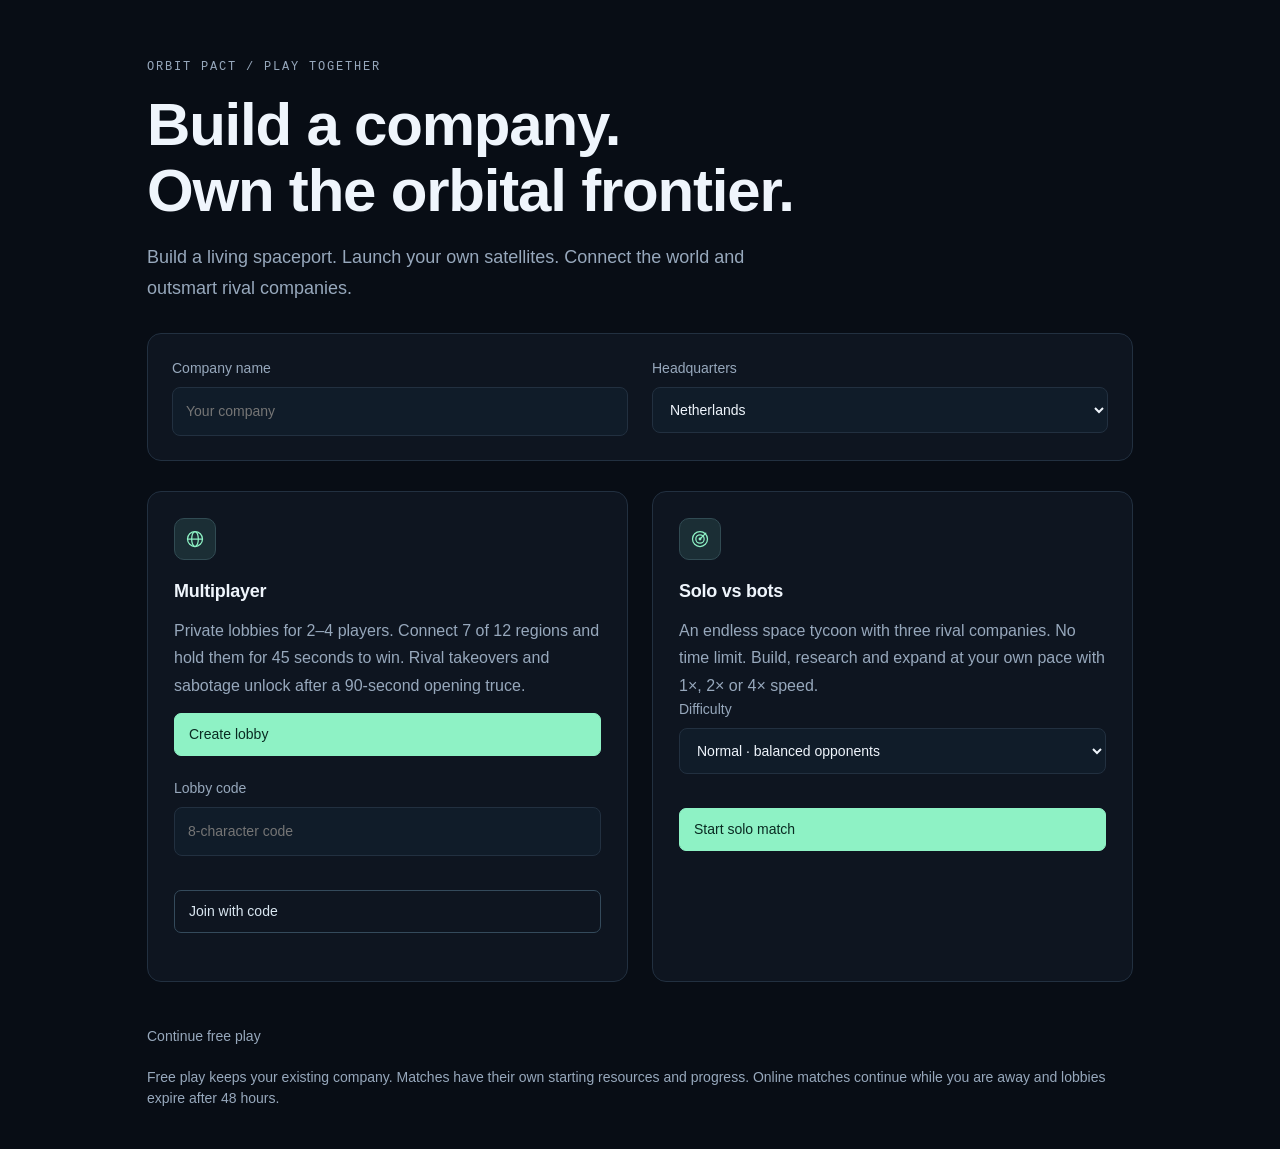
<file: index.html>
<!doctype html>
<html lang="en">
<head>
  <meta charset="utf-8">
  <meta name="viewport" content="width=device-width,initial-scale=1">
  <meta name="theme-color" content="#070c14">
  <meta name="description" content="Build your own satellite company. Explore Earth, complete contracts and expand your fleet.">
  <title>Orbit Pact | Mission Control</title>
  <link rel="stylesheet" href="style.css?v=3.0.0">
</head>
<body>
  <div class="app">
    <aside class="sidebar" aria-label="Main navigation">
      <a class="brand" href="#operations" aria-label="Orbit Pact, mission control"><span class="brand-mark">O<span>↗</span></span><span>ORBIT PACT<small>MISSION CONTROL</small></span></a>
      <div class="sidebar-caption">WORKSPACE</div>
      <nav id="navigation">
        <button data-page="operations" class="nav-button active"><span data-icon="globe"></span>Mission control</button>
        <button data-page="contracts" class="nav-button"><span data-icon="briefcase"></span>Contracts<span id="navOfferCount" class="nav-count">5</span></button>
        <button data-page="spaceport" class="nav-button"><span data-icon="layers"></span>Spaceport</button>
        <button data-page="fleet" class="nav-button"><span data-icon="satellite"></span>My fleet</button>
        <button data-page="upgrades" class="nav-button"><span data-icon="layers"></span>Research</button>
        <button data-page="objectives" class="nav-button"><span data-icon="check"></span>Objectives<span id="navGoalCount" class="nav-count" hidden>0</span></button>
        <button data-page="company" class="nav-button"><span data-icon="chart"></span>Company</button>
        <button data-page="log" class="nav-button"><span data-icon="activity"></span>Activity log</button>
      </nav>
      <div class="sidebar-bottom">
        <div class="company-badge"><span class="company-avatar">OP</span><div><span id="companyNameLabel">Orbit Pact</span><small id="sidebarLevel">Level 1 · Starter</small></div></div>
        <div class="mini-progress"><span id="sidebarProgress"></span></div>
        <p id="nextLevelHint" class="subtle"></p>
        <button class="text-button" id="helpButton"><span data-icon="help"></span>How to play</button>
      </div>
    </aside>

    <div class="workspace">
      <header class="topbar">
        <div class="breadcrumb">ORBIT PACT <span>/</span> <strong id="pageLabel">Mission control</strong></div>
        <div class="resources" aria-label="Company resources">
          <div class="resource"><span class="resource-label">AVAILABLE</span><strong id="moneyDisplay">€100,000</strong></div>
          <div class="resource"><span class="resource-label">REPUTATION</span><strong><span class="amber">✧</span> <span id="reputationDisplay">10</span></strong></div>
          <div class="resource"><span class="resource-label">RESEARCH</span><strong><span class="cyan">◇</span> <span id="researchDisplay">0</span></strong></div>
        </div>
      </header>

      <main>
        <div class="page-heading"><div><p class="eyebrow" id="pageEyebrow">ORBITAL OPERATIONS</p><h1 id="pageTitle">The world within reach.</h1><p id="pageDescription">Choose a contract. Put your satellite to work.</p></div><div class="time-controls"><button id="matchMenuButton" class="outline-button">Play modes</button><span id="missionClock">00:00:00</span><button id="pauseButton" class="icon-button" aria-label="Pause game" title="Pause"><span data-icon="pause"></span></button><button id="speedButton" class="small-button" aria-label="Change game speed">1×</button></div></div>

        <section id="page-operations" class="page active" aria-label="Mission control">
          <div id="siteChoice" class="panel site-choice"></div><div id="nextObjective" class="objective-directive"></div>
          <div class="operations-grid">
            <div class="map-panel panel">
              <div class="map-top"><div><span class="live-dot"></span><strong>EARTH</strong><span class="map-coordinate" id="mapCoordinates">20° N · 15° E</span></div><div class="segmented" aria-label="Map view"><button id="globeButton" class="selected" aria-pressed="true">Globe</button><button id="flatButton" aria-pressed="false">World map</button></div></div>
              <button id="companyMapMarker" class="company-map-marker" data-page="spaceport" hidden><span class="company-map-dot" aria-hidden="true"></span><span id="companyMarkerLabel" class="company-marker-label"></span></button>
              <canvas id="mapCanvas" tabindex="0" role="img" aria-label="Interactive world map. Drag to rotate, use plus and minus to zoom. Use the country selector next to the map for keyboard access."></canvas>
              <div class="map-tooltip" id="mapTooltip" hidden></div>
              <div class="map-bottom"><div class="map-legend"><span><i class="legend-satellite"></i>Satellite</span><span><i class="legend-mission"></i>Contract</span></div><div class="map-buttons"><button id="zoomOut" class="icon-button" aria-label="Zoom out">−</button><button id="resetMap" class="icon-button" aria-label="Reset map"><span data-icon="focus"></span></button><button id="zoomIn" class="icon-button" aria-label="Zoom in">+</button></div></div>
              <div class="map-hint">DRAG TO ROTATE <span>·</span> CLICK A COUNTRY</div>
            </div>
            <aside class="mission-rail panel">
              <div class="panel-heading"><div><p class="eyebrow">CONTRACT NETWORK</p><h2 id="regionTitle">Worldwide</h2></div><span data-icon="radar" class="muted-icon"></span></div>
              <label class="sr-only" for="countrySelect">Choose a country</label><select id="countrySelect"><option value="">All countries</option></select>
              <div id="mapOffers" class="rail-offers"></div>
              <button id="refreshMapOffers" class="outline-button full">Find new contracts <span>↗</span></button>
            </aside>
          </div>
          <div class="metrics-grid">
            <div class="metric"><span class="metric-icon" data-icon="satellite"></span><div><span>Available satellites</span><strong id="freeSatellites">1 <small>/ 1</small></strong></div></div>
            <div class="metric"><span class="metric-icon" data-icon="radar"></span><div><span>Active contracts</span><strong id="activeCount">0</strong></div></div>
            <div class="metric"><span class="metric-icon" data-icon="trend"></span><div><span>Expected contract profit</span><strong id="expectedProfit">€0</strong></div></div>
            <div class="metric"><span class="metric-icon" data-icon="shield"></span><div><span>Maintenance per game month</span><strong id="maintenanceDisplay">€500</strong></div></div>
          </div>
          <div class="section-heading"><h2>Active operations <span id="runningBadge" class="count-badge">0</span></h2><button class="text-button" data-page="contracts">All contracts <span>↗</span></button></div>
          <div id="activeMissions" class="active-missions"></div>
        </section>

        <section id="page-contracts" class="page" aria-label="Contracts" hidden><div class="info-banner"><span data-icon="bolt"></span><p>Quick scans free your satellite sooner. Long-term contracts unlock after 5 completions. Match a satellite specialty for +20% reward and 15% less time. Card estimates use a Scout-1; your briefing shows the exact quote.</p></div><div class="section-heading"><h2>Available assignments</h2><button id="refreshContracts" class="outline-button">Refresh offers <span data-icon="refresh"></span></button></div><div id="contractsList" class="card-grid"></div><div class="section-heading"><h2>Active assignments</h2></div><div id="contractsActive" class="active-missions"></div></section>
        <section id="page-fleet" class="page" aria-label="Fleet and shop" hidden><div class="section-heading"><h2>Your satellites</h2><span class="subtle" id="fleetCount"></span></div><div id="satellitesList" class="card-grid"></div><div class="section-heading shop-heading"><div><p class="eyebrow">EXPAND YOUR REACH</p><h2>Buy satellites</h2></div></div><div id="shopList" class="card-grid"></div></section>
        <section id="page-upgrades" class="page" aria-label="Research" hidden><div class="info-banner"><span data-icon="layers"></span><p>Upgrades apply to your entire fleet. Processing and communication upgrades take effect when a new contract starts.</p></div><div id="upgradesList" class="card-grid"></div></section>
        <section id="page-objectives" class="page" aria-label="Objectives" hidden><div class="info-banner"><span data-icon="check"></span><p>Build your company one milestone at a time. Unlocks become available as soon as you reach their goal. Claim each cash and research reward once.</p></div><div id="objectivesList" class="card-grid"></div></section>
        <section id="page-spaceport" class="page" aria-label="Spaceport" hidden><div id="spaceportContent"></div></section>
        <section id="page-company" class="page" aria-label="Company" hidden><div id="companyOverview"></div><div class="panel settings-panel cloud-panel"><div class="panel-heading"><h2>Cloud save</h2><span class="badge green">ONLINE STORAGE</span></div><p>Keep an online copy of your company. Use your private recovery code to load it on another device. Uploads happen when you choose Save online.</p><p id="cloudStatus" role="status">No cloud save connected.</p><div class="settings-actions"><button class="primary-button" id="cloudCreateButton" data-cloud-action>Create cloud save</button><button class="outline-button" id="cloudOpenButton" data-cloud-action>Enter recovery code</button><button class="primary-button" id="cloudUploadButton" data-cloud-action hidden>Save online</button><button class="outline-button" id="cloudLoadButton" data-cloud-action hidden>Load online save</button><button class="outline-button" id="cloudCodeButton" data-cloud-action hidden>Show recovery code</button><button class="text-button" id="cloudDisconnectButton" data-cloud-action hidden>Disconnect this device</button></div></div><div class="panel settings-panel"><h2>Save & transfer</h2><p>Your progress is saved on this device. Export a save to keep a backup or move to another device. Importing keeps a local backup of the game you replace.</p><div class="settings-actions"><button class="outline-button" id="saveButton">Save now</button><button class="outline-button" id="exportSaveButton">Export save</button><button class="outline-button" id="importSaveButton">Import save</button><button class="outline-button" id="restoreSaveButton" hidden>Restore previous save</button></div><input id="importSaveInput" type="file" accept=".json,application/json" aria-label="Choose an Orbit Pact save" hidden></div><div class="panel settings-panel"><h2>Manage game</h2><p>A game month lasts 30 game minutes. The simulation stops when paused or when the tab is hidden. Starting over replaces your current company.</p><button class="danger-button" id="newGameButton">Start a new game</button></div></section>
        <section id="page-log" class="page" aria-label="Activity log" hidden><div class="section-heading"><h2>Activity</h2><button class="text-button" id="clearLogButton">Clear activity log</button></div><div id="logList" class="panel log-list"></div></section>
      </main>
      <footer><span><span class="live-dot" id="systemDot"></span><span id="systemStatus">SYSTEMS OPERATIONAL</span></span><span id="saveStatus">Progress saved on this device</span><span>ORBIT PACT <span class="version">/ 3.0</span></span></footer>
    </div>
  </div>
  <dialog id="detailDialog" aria-labelledby="dialogTitle"><div class="dialog-top"><p class="eyebrow" id="dialogEyebrow">MISSION BRIEFING</p><button class="icon-button" id="closeDialog" aria-label="Close">×</button></div><h2 id="dialogTitle"></h2><div id="dialogBody"></div><div id="dialogActions" class="dialog-actions"></div></dialog>
  <div id="toasts" class="toasts" role="status" aria-live="polite"></div>
  <section id="matchRoot" aria-label="Game modes and matches" hidden></section>
  <noscript><p>Enable JavaScript to play Orbit Pact.</p></noscript>
  <script src="vendor/d3.min.js"></script>
  <script src="js/world-data.js?v=3.0.0"></script>
  <script src="js/locale.js?v=3.0.0"></script>
  <script src="js/config.js?v=3.0.0"></script>
  <script src="js/satellites.js?v=3.0.0"></script>
  <script src="js/upgrades.js?v=3.0.0"></script>
  <script src="js/contracts.js?v=3.0.0"></script>
  <script src="js/objectives.js?v=3.0.0"></script>
  <script src="js/base.js?v=3.0.0"></script>
  <script src="js/save.js?v=3.0.0"></script>
  <script src="js/cloud-config.js?v=3.0.0"></script>
  <script src="js/cloud.js?v=3.0.0"></script>
  <script src="js/map.js?v=3.0.0"></script>
  <script src="js/base-ui.js?v=3.0.0"></script>
  <script src="js/ui.js?v=3.0.0"></script>
  <script src="js/match-rules.js?v=3.0.0"></script>
  <script src="js/strategy-rules.js?v=3.0.0"></script>
  <script src="js/spaceport-scene.js?v=3.0.0"></script>
  <script src="js/match.js?v=3.0.0"></script>
  <script src="js/strategy-view.js?v=3.0.0"></script>
  <script src="js/game.js?v=3.0.0"></script>
</body>
</html>
</file>
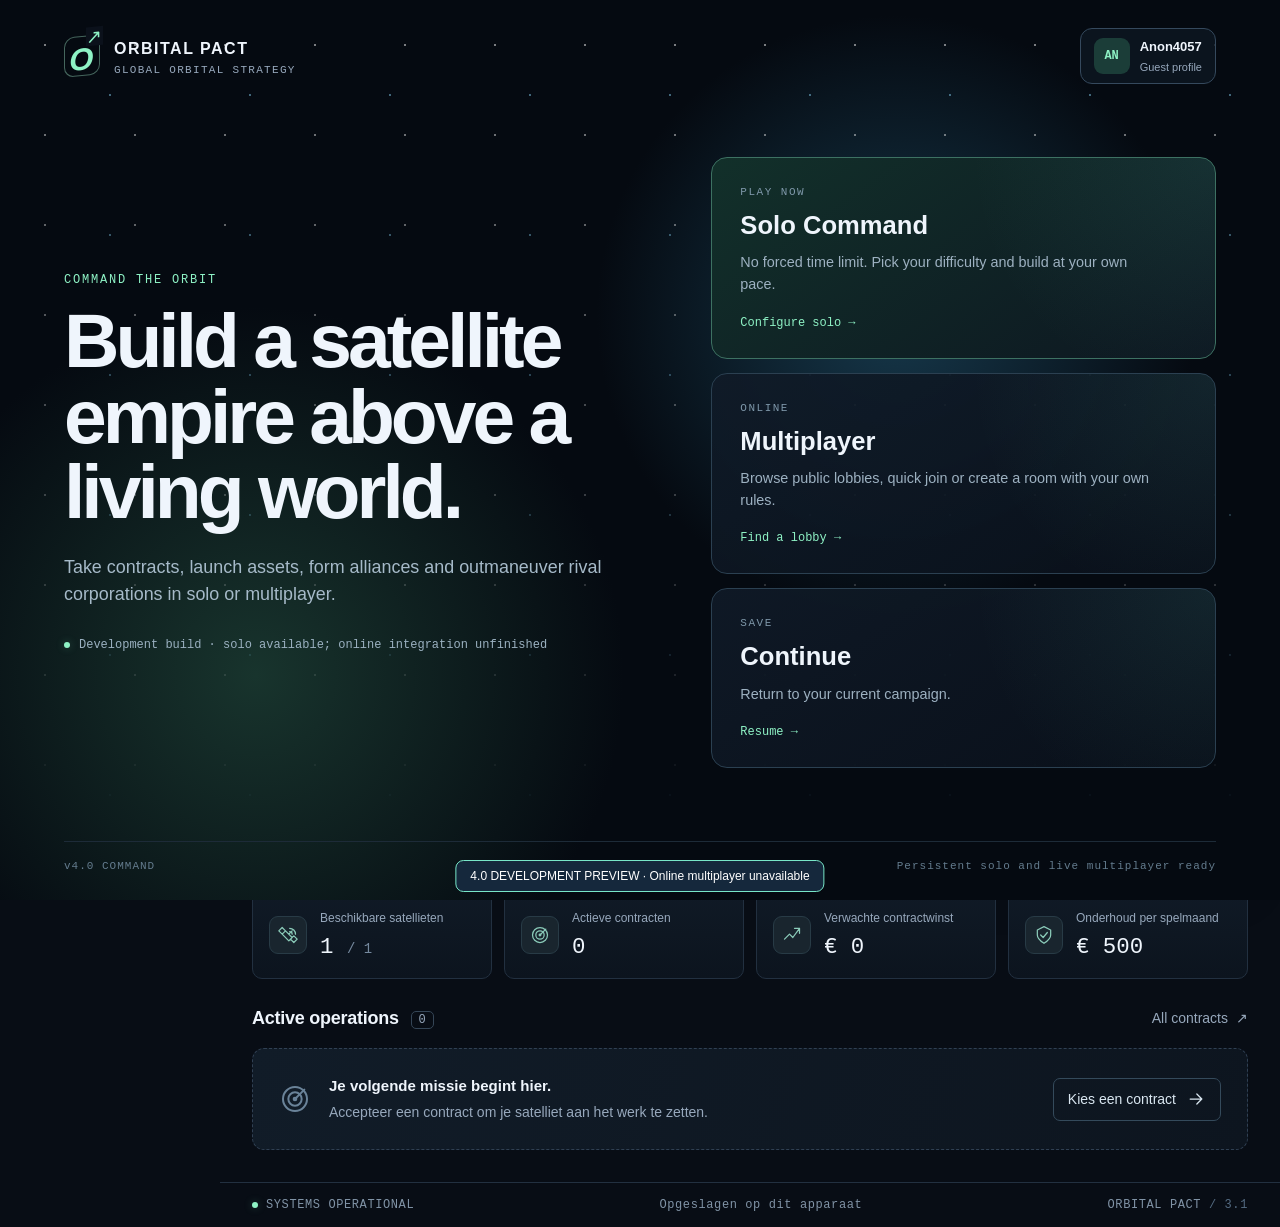
<file: v4/index.html>
<!doctype html>
<html lang="en">
<head>
  <meta charset="utf-8">
  <meta name="viewport" content="width=device-width,initial-scale=1">
  <meta name="theme-color" content="#070c14">
  <meta name="description" content="Orbital Pact is a browser strategy game about satellites, contracts, alliances and orbital competition.">
  <meta name="color-scheme" content="dark">
  <link rel="manifest" href="manifest.webmanifest">
  <title>Orbital Pact 4.0 | Development Preview</title>
  <link rel="stylesheet" href="style.css">
</head>
<body>
  <div style="position:fixed;bottom:8px;left:50%;transform:translateX(-50%);z-index:99999;background:#15283c;color:#fff;padding:8px 14px;border:1px solid #78e6c8;border-radius:8px;font:12px sans-serif;pointer-events:none">4.0 DEVELOPMENT PREVIEW · Online multiplayer unavailable</div>
  <section id="launchScreen" class="launch-screen" aria-label="Orbital Pact main menu">
    <div class="launch-stars"></div>
    <div class="launch-shell">
      <header class="launch-header"><div class="launch-brand"><span class="brand-mark">O<span>↗</span></span><div><strong>ORBITAL PACT</strong><small>GLOBAL ORBITAL STRATEGY</small></div></div><button id="profileButton" class="profile-chip"><span id="profileAvatar">AN</span><span><strong id="profileName">Anon0000</strong><small id="profileType">Guest profile</small></span></button></header>
      <div class="launch-content">
        <div class="launch-copy"><p class="eyebrow">COMMAND THE ORBIT</p><h1>Build a satellite empire above a living world.</h1><p>Take contracts, launch assets, form alliances and outmaneuver rival corporations in solo or multiplayer.</p><div class="launch-status"><span class="live-dot"></span><span id="backendStatus">Local systems online</span></div></div>
        <div class="mode-grid">
          <button id="soloButton" class="mode-card featured"><span class="mode-kicker">PLAY NOW</span><strong>Solo Command</strong><small>No forced time limit. Pick your difficulty and build at your own pace.</small><span>Configure solo →</span></button>
          <button id="multiButton" class="mode-card"><span class="mode-kicker">ONLINE</span><strong>Multiplayer</strong><small>Browse public lobbies, quick join or create a room with your own rules.</small><span>Find a lobby →</span></button>
          <button id="continueButton" class="mode-card compact"><span class="mode-kicker">SAVE</span><strong>Continue</strong><small>Return to your current campaign.</small><span>Resume →</span></button>
        </div>
      </div>
      <div class="launch-footer"><span>v4.0 COMMAND</span><span>Persistent solo and live multiplayer ready</span></div>
    </div>
  </section>
  <dialog id="setupDialog" class="setup-dialog"><div class="dialog-top"><p class="eyebrow" id="setupEyebrow">SOLO SETUP</p><button class="icon-button" id="closeSetup" aria-label="Close">×</button></div><h2 id="setupTitle">New solo campaign</h2><div id="setupBody"></div><div id="setupActions" class="dialog-actions"></div></dialog>
  <dialog id="profileDialog"><div class="dialog-top"><p class="eyebrow">IDENTITY</p><button class="icon-button" id="closeProfile" aria-label="Close">×</button></div><h2>Your commander profile</h2><div id="profileBody"></div></dialog>
  <div class="app">
    <aside class="sidebar" aria-label="Main navigation">
      <a class="brand" href="#operations" aria-label="Space Corp, missiecentrum"><span class="brand-mark">S<span>↗</span></span><span>ORBITAL PACT<small>MISSION CONTROL</small></span></a>
      <div class="sidebar-caption">COMMAND</div>
      <nav id="navigation">
        <button data-page="operations" class="nav-button active"><span data-icon="globe"></span>Mission Control</button>
        <button data-page="strategy" class="nav-button"><span data-icon="trend"></span>Strategy</button>
        <button data-page="contracts" class="nav-button"><span data-icon="briefcase"></span>Contracts<span id="navOfferCount" class="nav-count">5</span></button>
        <button data-page="fleet" class="nav-button"><span data-icon="satellite"></span>Fleet</button>
        <button data-page="upgrades" class="nav-button"><span data-icon="layers"></span>Research</button>
        <button data-page="diplomacy" class="nav-button"><span data-icon="shield"></span>Diplomacy</button>
        <button data-page="multiplayer" class="nav-button"><span data-icon="radar"></span>Multiplayer</button>
        <button data-page="company" class="nav-button"><span data-icon="chart"></span>Company</button>
        <button data-page="log" class="nav-button"><span data-icon="activity"></span>Activity</button>
      </nav>
      <div class="sidebar-bottom">
        <div class="company-badge"><span class="company-avatar">SC</span><div>Space Corp<small id="sidebarLevel">Level 1 · Starter</small></div></div>
        <div class="mini-progress"><span id="sidebarProgress"></span></div>
        <p id="nextLevelHint" class="subtle"></p>
        <button class="text-button" id="helpButton"><span data-icon="help"></span>How to play</button>
      </div>
    </aside>

    <div class="workspace">
      <header class="topbar">
        <div class="breadcrumb">SPACE CORP <span>/</span> <strong id="pageLabel">Missiecentrum</strong></div>
        <div class="resources" aria-label="Bedrijfsmiddelen">
          <div class="resource"><span class="resource-label">CREDITS</span><strong id="moneyDisplay">€100,000</strong></div>
          <div class="resource"><span class="resource-label">REPUTATION</span><strong><span class="amber">✧</span> <span id="reputationDisplay">10</span></strong></div>
          <div class="resource"><span class="resource-label">RESEARCH</span><strong><span class="cyan">◇</span> <span id="researchDisplay">0</span></strong></div>
        </div>
      </header>

      <main>
        <div class="page-heading"><div><p class="eyebrow" id="pageEyebrow">ORBITAL OPERATIONS</p><h1 id="pageTitle">The world is within reach.</h1><p id="pageDescription">Build your network and outmaneuver every rival.</p></div><div class="time-controls"><span id="missionClock">00:00:00</span><button id="pauseButton" class="icon-button" aria-label="Pause game" title="Pause"><span data-icon="pause"></span></button><button id="speedButton" class="small-button" aria-label="Change game speed">1×</button></div></div>

        <section id="page-operations" class="page active" aria-label="Mission Control">
          <div class="victory-strip"><div><span class="eyebrow">MATCH OBJECTIVE</span><strong id="objectiveName">Orbital Dominance</strong><small id="objectiveDescription">Reach 60% orbital influence.</small></div><div class="objective-meter"><div class="progress"><span id="objectiveBar"></span></div><strong id="objectiveProgress">0 / 60%</strong></div><button class="outline-button" data-page="strategy">Open strategy</button></div>
          <div class="operations-grid">
            <div class="map-panel panel">
              <div class="map-top"><div><span class="live-dot"></span><strong>AARDE</strong><span class="map-coordinate" id="mapCoordinates">20° N · 15° E</span></div><div class="segmented" aria-label="Kaartweergave"><button id="globeButton" class="selected" aria-pressed="true">Aardbol</button><button id="flatButton" aria-pressed="false">Wereldkaart</button></div></div>
              <canvas id="mapCanvas" tabindex="0" role="img" aria-label="Interactieve wereldkaart. Sleep om te draaien, gebruik plus en min om te zoomen. Gebruik de landkeuze onder de kaart voor toetsenbordbediening."></canvas>
              <div class="map-tooltip" id="mapTooltip" hidden></div>
              <div class="map-bottom"><div class="map-legend"><span><i class="legend-satellite"></i>Satellite</span><span><i class="legend-mission"></i>Contract</span><span><i class="legend-rival"></i>Rival control</span></div><div class="map-buttons"><button id="zoomOut" class="icon-button" aria-label="Zoom out">−</button><button id="resetMap" class="icon-button" aria-label="Reset map"><span data-icon="focus"></span></button><button id="zoomIn" class="icon-button" aria-label="Zoom in">+</button></div></div>
              <div class="map-hint">DRAG TO ROTATE <span>·</span> SELECT A COUNTRY</div>
            </div>
            <aside class="mission-rail panel">
              <div class="panel-heading"><div><p class="eyebrow">OPDRACHTENNETWERK</p><h2 id="regionTitle">Wereldwijd</h2></div><span data-icon="radar" class="muted-icon"></span></div>
              <label class="sr-only" for="countrySelect">Kies een land</label><select id="countrySelect"><option value="">Alle landen</option></select>
              <div id="mapOffers" class="rail-offers"></div>
              <button id="refreshMapOffers" class="outline-button full">Search new contracts <span>↗</span></button><button class="text-button relay-button" data-orbital-action="build-relay" id="buildRelayButton">Deploy ground relay · €125k</button>
            </aside>
          </div>
          <div class="metrics-grid">
            <div class="metric"><span class="metric-icon" data-icon="satellite"></span><div><span>Beschikbare satellieten</span><strong id="freeSatellites">1 <small>/ 1</small></strong></div></div>
            <div class="metric"><span class="metric-icon" data-icon="radar"></span><div><span>Actieve contracten</span><strong id="activeCount">0</strong></div></div>
            <div class="metric"><span class="metric-icon" data-icon="trend"></span><div><span>Verwachte contractwinst</span><strong id="expectedProfit">€0</strong></div></div>
            <div class="metric"><span class="metric-icon" data-icon="shield"></span><div><span>Onderhoud per spelmaand</span><strong id="maintenanceDisplay">€500</strong></div></div>
          </div>
          <div class="section-heading"><h2>Active operations <span id="runningBadge" class="count-badge">0</span></h2><button class="text-button" data-page="contracts">All contracts <span>↗</span></button></div>
          <div id="activeMissions" class="active-missions"></div>
        </section>

        <section id="page-strategy" class="page" aria-label="Strategy" hidden><div id="strategyOverview"></div></section>
        <section id="page-contracts" class="page" aria-label="Contracts" hidden><div class="section-heading"><h2>Available contracts</h2><button id="refreshContracts" class="outline-button">Refresh offers <span data-icon="refresh"></span></button></div><div id="contractsList" class="card-grid"></div><div class="section-heading"><h2>Active contracts</h2></div><div id="contractsActive" class="active-missions"></div></section>
        <section id="page-fleet" class="page" aria-label="Vloot en winkel" hidden><div class="section-heading"><h2>Jouw satellieten</h2><span class="subtle" id="fleetCount"></span></div><div id="satellitesList" class="card-grid"></div><div class="section-heading shop-heading"><div><p class="eyebrow">BREID JE BEREIK UIT</p><h2>Satellieten kopen</h2></div></div><div id="shopList" class="card-grid"></div></section>
        <section id="page-upgrades" class="page" aria-label="Research" hidden><div class="info-banner"><span data-icon="layers"></span><p>Choose a research path. Advanced nodes unlock new strategic abilities.</p></div><div id="researchTree" class="research-tree"></div><div class="section-heading"><h2>Fleet improvements</h2></div><div id="upgradesList" class="card-grid"></div></section>
        <section id="page-diplomacy" class="page" aria-label="Diplomacy" hidden><div class="section-heading"><div><p class="eyebrow">ORBITAL DIPLOMACY</p><h2>Corporations and alliances</h2></div><span class="subtle">Trust, support and sabotage shape the orbital market.</span></div><div id="diplomacyList" class="diplomacy-grid"></div></section>
        <section id="page-multiplayer" class="page" aria-label="Multiplayer" hidden><div class="multiplayer-toolbar"><div><p class="eyebrow">PUBLIC NETWORK</p><h2>Join an orbital sector</h2><p class="subtle">Public lobbies are visible to everyone. Live networking activates when Supabase is configured.</p></div><div class="toolbar-actions"><button id="quickJoinButton" class="primary-button">Quick join</button><button id="createLobbyButton" class="outline-button">Create lobby</button></div></div><div id="lobbyList" class="lobby-list"></div></section>
        <section id="page-company" class="page" aria-label="Bedrijf" hidden><div id="companyOverview"></div><div class="panel settings-panel"><h2>Spel beheren</h2><p>Je voortgang wordt op dit apparaat opgeslagen. Een spelmaand duurt 30 spelminuten. Tijdens pauze of een verborgen tabblad staat de simulatie stil.</p><div class="settings-actions"><button class="outline-button" id="saveButton">Nu opslaan</button><button class="danger-button" id="newGameButton">Nieuw spel beginnen</button></div></div></section>
        <section id="page-log" class="page" aria-label="Logboek" hidden><div class="section-heading"><h2>Activiteit</h2><button class="text-button" id="clearLogButton">Logboek wissen</button></div><div id="logList" class="panel log-list"></div></section>
      </main>
      <footer><span><span class="live-dot" id="systemDot"></span><span id="systemStatus">SYSTEMEN OPERATIONEEL</span></span><span id="saveStatus">Voortgang op dit apparaat</span><span>ORBITAL PACT <span class="version">/ 3.1</span></span></footer>
    </div>
  </div>
  <dialog id="detailDialog" aria-labelledby="dialogTitle"><div class="dialog-top"><p class="eyebrow" id="dialogEyebrow">MISSION BRIEFING</p><button class="icon-button" id="closeDialog" aria-label="Close">×</button></div><h2 id="dialogTitle"></h2><div id="dialogBody"></div><div id="dialogActions" class="dialog-actions"></div></dialog>
  <dialog id="endDialog" class="end-dialog"><p class="eyebrow">MATCH COMPLETE</p><h2 id="endTitle">Victory</h2><p id="endSummary"></p><div id="endScoreboard" class="scoreboard"></div><div class="dialog-actions"><button id="rematchButton" class="primary-button">Play again</button><button id="endContinueButton" class="outline-button">Keep exploring</button></div></dialog>
  <div id="toasts" class="toasts" role="status" aria-live="polite"></div>
  <noscript><p>Schakel JavaScript in om Space Corp te spelen.</p></noscript>
  <script src="vendor/d3.min.js"></script>
  <script src="js/world-data.js"></script>
  <script src="js/orbital-config.js"></script>
  <script src="js/config.js"></script>
  <script src="js/satellites.js"></script>
  <script src="js/upgrades.js"></script>
  <script src="js/contracts.js"></script>
  <script src="js/save.js"></script>
  <script src="js/identity.js"></script>
  <script src="js/multiplayer.js"></script>
  <script src="js/diplomacy.js"></script>
  <script src="js/strategy.js"></script>
  <script src="js/events.js"></script>
  <script src="js/online.js"></script>
  <script src="js/backend.js"></script>
  <script src="js/map.js"></script>
  <script src="js/ui.js"></script>
  <script src="js/game.js"></script>
</body>
</html>
</file>
<file: style.css>
@charset "UTF-8";
:root{color-scheme:dark;--bg:#080d15;--surface:#0e1520;--surface-raised:#141e2b;--line:#223040;--text:#eff5fc;--muted:#97a8bc;--mint:#8ef2c5;--cyan:#79ccf3;--amber:#ebc68a;--danger:#ff9eaa;--radius:14px;--mono:"SFMono-Regular",Consolas,"Liberation Mono",monospace;font-family:Inter,"Segoe UI",Arial,sans-serif;font-size:16px;font-synthesis:none}
*{box-sizing:border-box}body{margin:0;background:var(--bg);color:var(--text);line-height:1.5}button,input,select{font:inherit}button,a,select{-webkit-tap-highlight-color:transparent}button{cursor:pointer}button:disabled{cursor:not-allowed;opacity:.45}button:focus-visible,a:focus-visible,select:focus-visible,canvas:focus-visible{outline:2px solid var(--mint);outline-offset:4px}button{transition:background .18s,border-color .18s,color .18s}a{color:inherit;text-decoration:none}svg.icon{width:20px;height:20px;display:block;flex-shrink:0}button svg{pointer-events:none}h1,h2,h3,p{margin:0}h1{font-size:clamp(1.6rem,2.25vw,2.2rem);line-height:1.2;letter-spacing:-1.2px;font-weight:600}h2{font-size:1.125rem;letter-spacing:-.25px;font-weight:600}h3{font-size:1.05rem;font-weight:600}small{font-size:.8125rem}[hidden]{display:none!important}.app{display:flex;min-height:100vh}.sidebar{width:220px;flex-shrink:0;position:fixed;inset:0 auto 0 0;display:flex;flex-direction:column;background:#0b111b;border-right:1px solid var(--line);padding:30px 18px 22px;z-index:20}.brand{display:flex;gap:11px;align-items:center;font-weight:700;font-size:.94rem;letter-spacing:.8px;padding:0 7px 36px}.brand small{display:block;font:12px var(--mono);letter-spacing:0;color:var(--muted);margin-top:4px}.brand-mark{position:relative;display:grid;place-items:center;width:36px;height:40px;color:var(--mint);font-size:31px;font-style:italic;font-weight:800;border:1px solid #45665d;border-radius:10px;transform:skewY(-6deg)}.brand-mark span{position:absolute;right:-4px;top:-9px;font-size:19px;background:#0b111b;line-height:1}.sidebar-caption,.eyebrow{font:12px var(--mono);letter-spacing:1.8px;color:var(--muted)}.sidebar-caption{font-size:12px;padding:4px 13px 17px}nav{display:flex;flex-direction:column;gap:6px}.nav-button{border:1px solid transparent;background:none;color:var(--muted);display:flex;gap:12px;align-items:center;padding:12px 13px;width:100%;border-radius:8px;font-size:.875rem;white-space:nowrap;text-align:left}.nav-button:hover{background:#15202d;color:var(--text)}.nav-button.active{background:#19312d;border-color:#315044;color:var(--mint)}.nav-count{margin-left:auto;font:12px var(--mono);background:#253343;padding:2px 6px;border-radius:4px}.sidebar-bottom{margin-top:auto;padding:30px 9px 0}.company-badge{display:flex;align-items:center;gap:10px;font-size:.875rem}.company-avatar{border:1px solid #34465a;border-radius:9px;width:36px;height:36px;display:grid;place-items:center;font:12px var(--mono);color:var(--cyan);background:#172432}.company-badge small{display:block;color:var(--muted);font-size:12px;margin-top:2px}.mini-progress{height:4px;background:#25303e;overflow:hidden;border-radius:8px;margin:16px 0 8px}.mini-progress span{display:block;background:var(--mint);height:100%;width:0;transition:width .4s}.sidebar-bottom>.subtle{font-size:12px;min-height:36px}.sidebar-bottom>.text-button{font-size:12px;padding:18px 0 0}.workspace{margin-left:220px;min-width:0;flex:1;display:flex;flex-direction:column}.topbar{min-height:87px;border-bottom:1px solid var(--line);display:flex;align-items:center;justify-content:space-between;padding:16px 32px;gap:20px}.breadcrumb{display:flex;gap:12px;align-items:center;font:12px var(--mono);letter-spacing:1px;color:var(--muted)}.breadcrumb strong{color:#e0e9f4;font-size:12px;font-weight:400;letter-spacing:0}.breadcrumb>span{color:#546274}.resources{display:flex;align-items:center;gap:30px}.resource{border-left:1px solid var(--line);padding-left:28px}.resource-label{display:block;font:12px var(--mono);letter-spacing:1.5px;color:var(--muted);margin-bottom:5px}.resource strong{font:600 1rem var(--mono);white-space:nowrap}.resource:first-child strong{color:var(--mint)}.amber{color:var(--amber)}.cyan{color:var(--cyan)}main{padding:28px 32px 32px;max-width:1800px;width:100%;margin:0 auto;flex:1}.page-heading{display:flex;align-items:center;justify-content:space-between;gap:20px;margin-bottom:26px}.page-heading .eyebrow{margin-bottom:8px;font-size:12px;color:var(--mint)}.page-heading p:last-child{color:var(--muted);font-size:.875rem;margin-top:9px}.time-controls{display:flex;align-items:center;gap:6px}.time-controls>span{font:12px var(--mono);color:var(--muted);margin-right:8px;white-space:nowrap}.icon-button{width:36px;height:36px;display:inline-flex;align-items:center;justify-content:center;flex-shrink:0;background:#101a26;color:var(--muted);border:1px solid var(--line);border-radius:7px;font-size:22px;padding:6px}.icon-button:hover,.small-button:hover{background:#213345;color:var(--text);border-color:#475f76}.small-button{height:36px;padding:0 11px;border:1px solid var(--line);border-radius:7px;background:#101a26;color:var(--muted);font:13px var(--mono)}.panel{background:var(--surface);border:1px solid var(--line);border-radius:var(--radius)}.operations-grid{display:grid;grid-template-columns:minmax(0,1fr) 300px;gap:18px}.map-panel{position:relative;min-height:470px;height:clamp(470px,51vh,650px);overflow:hidden;background:radial-gradient(ellipse at 48% 52%,#122a3a 0,#0a1321 55%,#080f1a 100%)}#mapCanvas{width:100%;height:100%;display:block;touch-action:none;cursor:grab}#mapCanvas:active{cursor:grabbing}.map-top{position:absolute;top:20px;left:22px;right:22px;display:flex;align-items:center;justify-content:space-between;gap:10px;pointer-events:none;z-index:2}.map-top>div:first-child{display:flex;align-items:center;gap:9px}.map-top strong{font:12px var(--mono);letter-spacing:2px}.live-dot{display:inline-block;width:6px;height:6px;border-radius:50%;background:var(--mint);box-shadow:0 0 8px #82edbd44;flex-shrink:0}.map-coordinate{font:12px var(--mono);color:#89a7ba;white-space:nowrap}.segmented{display:flex;background:#0b1420dd;border:1px solid #2b3c4d;border-radius:7px;padding:3px;pointer-events:auto;backdrop-filter:blur(8px)}.segmented button{font-size:12px;border:0;border-radius:4px;padding:6px 9px;color:var(--muted);background:none}.segmented button.selected{background:#2a3d4d;color:#f1f8ff}.map-bottom{position:absolute;bottom:22px;left:22px;right:22px;display:flex;align-items:center;justify-content:space-between;pointer-events:none}.map-legend{display:flex;gap:18px;font:12px var(--mono);color:#a9bbcb}.map-legend>span{display:flex;gap:7px;align-items:center}.map-legend i{width:6px;height:6px;display:inline-block}.legend-satellite{background:var(--mint);transform:rotate(45deg)}.legend-mission{border:1px solid var(--amber);border-radius:50%}.map-buttons{display:flex;gap:5px;pointer-events:auto}.map-buttons .icon-button{background:#0c1722db}.map-hint{position:absolute;bottom:69px;left:22px;font:12px var(--mono);letter-spacing:1.1px;color:#6c8ba2;pointer-events:none}.map-hint span{padding:0 4px}.map-tooltip{position:absolute;pointer-events:none;font-size:12px;padding:7px 11px;background:#18293bf2;border:1px solid #4c6478;border-radius:6px;z-index:5;max-width:190px}.mission-rail{padding:22px;display:flex;flex-direction:column;min-width:0}.panel-heading{display:flex;justify-content:space-between;align-items:center;gap:10px;margin-bottom:18px}.panel-heading .eyebrow{font-size:12px;letter-spacing:1px;margin-bottom:7px}.panel-heading h2{font-size:1.2rem}.muted-icon{color:#678196}select{width:100%;padding:10px 12px;background:#111d2a;color:var(--text);border:1px solid #2a3b4e;border-radius:7px;font-size:.875rem;min-width:0}.rail-offers{flex:1;display:flex;flex-direction:column;margin:8px 0 18px}.rail-card{width:100%;background:transparent;border:0;border-bottom:1px solid #23313e;color:var(--text);text-align:left;padding:15px 0;display:grid;grid-template-columns:32px 1fr;gap:10px}.rail-card:hover{background:#172432}.rail-card:last-child{border-bottom:0}.rail-card .contract-icon{width:31px;height:31px;border-radius:7px;background:#1a2e34;color:#9ccebd;display:grid;place-items:center}.rail-card .icon{width:16px;height:16px}.rail-card h3{font-size:.875rem;font-weight:500;margin-bottom:3px}.rail-card p{font-size:12px;color:var(--muted)}.rail-reward{display:flex;align-items:center;justify-content:space-between;gap:8px;margin-top:7px}.rail-reward strong{font:12px var(--mono);color:var(--mint)}.rail-reward span{font:12px var(--mono);color:var(--muted)}.outline-button,.primary-button,.danger-button{display:inline-flex;align-items:center;justify-content:center;gap:10px;border-radius:7px;padding:10px 14px;font-size:.875rem;font-weight:500;border:1px solid #344a5b;background:transparent;color:#d9e6f0;min-height:42px}.outline-button:hover{background:#1b2d3c;border-color:#688297}.primary-button{background:var(--mint);border-color:var(--mint);color:#092b22}.primary-button:hover{background:#b6ffdb;border-color:#b6ffdb}.danger-button{color:var(--danger);border-color:#6b3947}.danger-button:hover{background:#351e29}.full{width:100%;justify-content:space-between}.text-button{border:0;background:none;color:var(--muted);padding:0;display:inline-flex;gap:8px;align-items:center;font-size:.875rem}.text-button:hover{color:var(--mint)}.text-button .icon{width:16px;height:16px}.metrics-grid{display:grid;grid-template-columns:repeat(4,minmax(0,1fr));gap:12px;margin-top:18px}.metric{display:flex;align-items:center;gap:13px;padding:18px 16px;background:var(--surface);border:1px solid var(--line);border-radius:10px}.metric-icon{width:38px;height:38px;background:#19252e;border:1px solid #283b46;color:#8bcbb9;display:grid;place-items:center;border-radius:9px;flex-shrink:0}.metric>div{min-width:0}.metric>div>span{color:var(--muted);font-size:12px;display:block}.metric strong{display:block;font:500 1.4rem var(--mono);margin-top:7px;white-space:nowrap}.metric small{color:#75899e;font-size:.875rem}.section-heading{display:flex;align-items:center;justify-content:space-between;margin:26px 0 16px;gap:16px}.page>.section-heading:first-child{margin-top:0}.count-badge{display:inline-block;margin-left:7px;padding:1px 7px;border:1px solid #354657;border-radius:5px;font:12px var(--mono);color:var(--muted);vertical-align:middle}.empty-state{padding:26px;display:flex;align-items:center;gap:18px;background:linear-gradient(110deg,#111c28,#0d151f);border:1px dashed #304053;border-radius:12px}.empty-state>.icon{width:32px;height:32px;color:#6a8399}.empty-state h3{font-size:.94rem;margin-bottom:4px}.empty-state p{font-size:.875rem;color:var(--muted)}.empty-state button{margin-left:auto;white-space:nowrap}.rail-empty{font-size:.875rem;color:var(--muted);padding:30px 0}.active-missions{display:grid;gap:10px}.mission-row{display:grid;grid-template-columns:36px minmax(120px,1.2fr) minmax(100px,1fr) auto;gap:16px;align-items:center;padding:17px 20px;background:var(--surface);border:1px solid var(--line);border-radius:10px}.mission-row>.icon{color:var(--mint)}.mission-row h3{font-size:.875rem}.mission-row p{color:var(--muted);font-size:12px;margin-top:4px}.mission-row .mission-value{font:13px var(--mono);color:var(--mint);text-align:right}.mission-value small{display:block;font-size:12px;color:var(--muted);margin-top:5px}.progress{height:5px;background:#263343;border-radius:8px;overflow:hidden}.progress>span{display:block;height:100%;background:var(--mint);border-radius:8px;transition:width .25s linear}.progress-meta{display:flex;justify-content:space-between;margin-bottom:8px;color:var(--muted);font:12px var(--mono)}.card-grid{display:grid;grid-template-columns:repeat(3,minmax(0,1fr));gap:18px}.card{padding:24px;background:var(--surface);border:1px solid var(--line);border-radius:12px;min-width:0}.card:hover{border-color:#3a5166}.card-head{display:flex;align-items:center;justify-content:space-between;margin-bottom:20px;gap:12px}.card-icon{display:grid;place-items:center;width:42px;height:42px;border:1px solid #314b53;background:#1b2e35;color:var(--mint);border-radius:10px}.badge{font:12px var(--mono);padding:4px 8px;border-radius:5px;background:#1f2c3a;color:#bbcfe0;border:1px solid #314557;white-space:nowrap}.badge.green{color:var(--mint);border-color:#395c4e;background:#193029}.badge.amber{color:var(--amber);background:#2e2921;border-color:#594a35}.card .description{color:var(--muted);font-size:.875rem;margin:9px 0 20px;min-height:42px}.card .location{color:var(--muted);font-size:.875rem;margin-top:6px}.card-stats{display:grid;gap:9px;margin:20px 0}.card-stat{display:flex;justify-content:space-between;gap:12px;font-size:.875rem}.card-stat>span:first-child{color:var(--muted)}.card-stat strong{font:13px var(--mono);text-align:right}.card .reward{font:500 1.8rem var(--mono);color:var(--mint);margin-top:20px}.card .reward-label{font-size:12px;color:var(--muted);margin-top:3px}.card-actions{display:flex;gap:8px;margin-top:20px}.card-actions>button{flex:1}.hardware-header{padding:24px 0 8px;border-bottom:1px solid #293b4b;margin-bottom:20px}.hardware-header .icon{width:45px;height:45px;margin-bottom:20px}.hardware-header .eyebrow{font-size:12px;margin-bottom:5px}.hardware-header h3{font-size:1.5rem;letter-spacing:-.5px}.hardware-header p{color:var(--muted);font-size:.875rem;padding:10px 0 14px;min-height:90px}.shop-heading{margin-top:38px}.shop-heading .eyebrow{font-size:12px;margin-bottom:7px}.upgrade-levels{display:flex;gap:5px;margin:22px 0}.upgrade-levels span{flex:1;height:5px;border-radius:5px;background:#293748}.upgrade-levels span.filled{background:var(--mint)}.info-banner{display:flex;align-items:center;gap:15px;padding:18px 20px;margin-bottom:22px;background:#122522;border:1px solid #29473f;border-radius:10px;color:#b7d6c9}.info-banner p{font-size:.875rem}.info-banner>.icon{flex-shrink:0}.company-hero{padding:32px;background:radial-gradient(ellipse at 100% 0,#213e46,transparent 60%),#101b28;border:1px solid #304456;border-radius:14px;margin-bottom:20px}.company-hero h2{font-size:2rem;margin:10px 0}.company-hero p{color:var(--muted);font-size:.875rem}.company-hero .progress{margin-top:24px}.company-hero .progress-meta{margin-top:12px}.settings-panel{padding:26px;margin-top:24px}.settings-panel p{color:var(--muted);margin:12px 0 22px;font-size:.875rem;max-width:720px}.settings-actions{display:flex;gap:12px;flex-wrap:wrap}.log-list{overflow:hidden}.log-entry{padding:16px 22px;display:flex;align-items:flex-start;gap:20px;border-bottom:1px solid var(--line);font-size:.875rem}.log-entry:last-child{border-bottom:0}.log-entry time{color:#7f98ad;font:12px var(--mono);white-space:nowrap;padding-top:2px}.log-entry.success>span{color:#b3eccd}.log-entry.warning>span{color:var(--amber)}.subtle{color:var(--muted);font-size:.875rem}footer{display:flex;align-items:center;justify-content:space-between;gap:20px;padding:15px 32px;border-top:1px solid var(--line);color:#8093a6;font:12px var(--mono);letter-spacing:.6px}footer>span:first-child{display:flex;align-items:center;gap:8px}.version{color:#546b82}dialog{width:min(540px,calc(100% - 32px));max-height:90vh;overflow:auto;background:#111c29;border:1px solid #3b5063;color:var(--text);border-radius:16px;padding:26px;box-shadow:0 30px 120px #0009}dialog::backdrop{background:#02070ccd;backdrop-filter:blur(7px)}.dialog-top{display:flex;align-items:center;justify-content:space-between;margin-bottom:10px}.dialog-top .eyebrow{color:var(--mint);font-size:12px}dialog h2{font-size:1.65rem;line-height:1.2;margin-bottom:14px}dialog p{font-size:.94rem;color:#aec0d1;line-height:1.65}.dialog-actions{display:flex;gap:10px;justify-content:flex-end;margin-top:26px}.dialog-actions button{flex:1}.briefing{padding:17px 0;margin:16px 0;border-top:1px solid #2e4053;border-bottom:1px solid #2e4053;display:grid;grid-template-columns:1fr 1fr;gap:18px}.briefing span{display:block;font-size:12px;color:var(--muted);margin-bottom:5px}.briefing strong{font:16px var(--mono)}.field-label{display:block;font-size:.875rem;margin:12px 0 8px}.dialog-message{color:var(--amber)!important;font-size:.875rem!important;margin-top:12px}.help-list{padding-left:22px;font-size:.94rem;color:#bfd0de;line-height:1.65}.help-list li{margin-bottom:12px}.toasts{position:fixed;bottom:28px;right:28px;z-index:100;display:flex;flex-direction:column;gap:10px;pointer-events:none;max-width:min(400px,calc(100vw - 32px))}.toast{padding:15px 20px;border:1px solid #426655;border-left:3px solid var(--mint);border-radius:9px;background:#14251ff2;color:#d4f4e3;box-shadow:0 12px 50px #0006;font-size:.875rem;animation:toast-in .2s ease}.toast.error{border-color:#845467;border-left-color:var(--danger);background:#2e1d27;color:#ffcfda}.sr-only{position:absolute;width:1px;height:1px;padding:0;margin:-1px;overflow:hidden;clip:rect(0,0,0,0);white-space:nowrap;border:0}@keyframes toast-in{from{opacity:0;transform:translateY(8px)}to{opacity:1;transform:translateY(0)}}
@media(min-width:1600px){.sidebar{width:240px}.workspace{margin-left:240px}.operations-grid{grid-template-columns:minmax(0,1fr) 335px}.mission-rail{padding:25px}.rail-card{padding:20px 0}main{padding:32px 40px}.topbar{padding-left:40px;padding-right:40px}}
@media(max-width:1250px){.sidebar{width:190px;padding-left:12px;padding-right:12px}.workspace{margin-left:190px}.brand{font-size:13px;gap:8px}.brand small{font-size:12px}.operations-grid{grid-template-columns:minmax(0,1fr) 270px;gap:14px}.mission-rail{padding:18px}.map-coordinate{display:none}.metric{padding:15px 12px;gap:9px}.metric-icon{display:none}.metric strong{font-size:1.2rem}.topbar{padding:16px 24px}.resources{gap:18px}.resource{padding-left:18px}main{padding:24px}.card-grid{grid-template-columns:repeat(2,minmax(0,1fr))}.breadcrumb{font-size:12px;gap:8px}}
@media(max-width:1000px){.sidebar{width:76px;padding:25px 10px}.brand{padding:0 8px 30px}.brand>span:last-child,.sidebar-caption,.sidebar-bottom,.nav-button .nav-count{display:none}.nav-button{font-size:0;justify-content:center;padding:14px 10px;gap:0}.nav-button>.icon,.nav-button>[data-icon]{font-size:16px}.workspace{margin-left:76px}.topbar .breadcrumb{display:none}.topbar{justify-content:flex-end;min-height:78px}.resource:first-child{border:0}.resources{gap:24px}.operations-grid{grid-template-columns:minmax(0,1fr) 265px}.map-top{left:15px;right:15px}.map-top strong{display:none}.map-top .live-dot{display:none}.map-panel{min-height:470px}.map-hint{font-size:12px;letter-spacing:.5px}.map-legend{gap:12px;font-size:12px}.map-bottom{left:15px;right:15px}.time-controls>span{display:none}.page-heading p:last-child{max-width:360px}.metric>div>span{font-size:12px}footer{padding:15px 24px}footer>span:last-child{display:none}}
@media(max-width:760px){.operations-grid{grid-template-columns:1fr}.map-panel{height:480px;min-height:0}.mission-rail{display:grid;grid-template-columns:1fr 1fr;gap:14px}.mission-rail .panel-heading{margin:0}.mission-rail>select{align-self:center}.rail-offers{grid-column:1/-1;display:grid;grid-template-columns:repeat(3,minmax(0,1fr));gap:12px;margin:0}.rail-card{padding:10px 0;border:0;grid-template-columns:1fr}.rail-card .contract-icon{display:none}.rail-card h3{font-size:13px}.rail-card p{font-size:12px}.rail-reward{flex-wrap:wrap}.mission-rail>.outline-button{grid-column:1/-1;justify-content:center}.metrics-grid{grid-template-columns:repeat(2,minmax(0,1fr))}.metric-icon{display:grid}.metric>div>span{font-size:12px}.map-coordinate{display:inline}.map-top strong,.map-top .live-dot{display:inline}.mission-row{grid-template-columns:24px 1fr auto;gap:12px}.mission-row>.mission-progress{grid-column:2/4;grid-row:2}.mission-row>.mission-value{grid-column:3;grid-row:1}.card{padding:20px}.empty-state{flex-wrap:wrap}.empty-state button{margin-left:50px}.time-controls{align-self:flex-start}.page-heading h1{font-size:1.7rem}main{padding:22px 20px}.topbar{padding:16px 20px}.topbar .resources{width:100%;justify-content:space-between;gap:8px}.resource{padding-left:14px}.resource-label{font-size:12px}.resource strong{font-size:14px}.page-heading{gap:8px}}
@media(max-width:520px){.app{display:block}.sidebar{position:sticky;inset:0 0 auto;width:100%;height:64px;flex-direction:row;align-items:center;padding:8px 10px;border-right:0;border-bottom:1px solid var(--line);background:#0b111bf5;backdrop-filter:blur(12px)}.brand{padding:0 10px 0 0}.brand-mark{width:29px;height:32px;font-size:25px}.brand-mark span{font-size:16px}.sidebar nav{flex-direction:row;flex:1;gap:3px;justify-content:space-around}.nav-button{padding:10px 7px;width:auto;border-radius:6px}.nav-button .icon{width:18px;height:18px}.workspace{margin-left:0}.topbar{min-height:72px;padding:12px 16px}.resource{padding-left:12px}.resource strong{font-size:13px}.resource-label{letter-spacing:.6px;font-size:12px}main{padding:23px 16px}.page-heading h1{font-size:1.5rem;letter-spacing:-.6px}.page-heading .eyebrow{font-size:12px;letter-spacing:1.1px}.page-heading p:last-child{font-size:13px;max-width:240px}.time-controls{gap:4px}.time-controls .icon-button{width:30px;height:32px}.time-controls .small-button{height:32px;padding:0 7px;font-size:12px}.operations-grid{gap:14px}.map-panel{height:430px}.map-top{top:15px}.map-coordinate{display:none}.map-top strong{font-size:12px}.segmented button{font-size:12px;padding:5px 7px}.map-bottom{bottom:17px}.map-hint{bottom:61px;left:15px}.map-legend{font-size:12px;gap:12px}.mission-rail{padding:17px;gap:10px}.mission-rail .panel-heading .eyebrow{font-size:12px}.mission-rail h2{font-size:1rem}.muted-icon{display:none}.rail-offers{grid-template-columns:1fr}.rail-card{grid-template-columns:30px 1fr;gap:10px;border-bottom:1px solid var(--line);padding:12px 0}.rail-card .contract-icon{display:grid}.rail-card h3{font-size:14px}.rail-card p{font-size:12px}.rail-reward{margin-top:4px}.metrics-grid{gap:10px}.metric{padding:14px 12px}.metric-icon{display:none}.metric>div>span{font-size:12px}.metric strong{font-size:1.125rem}.section-heading h2{font-size:1rem}.section-heading .text-button{font-size:12px}.card-grid{grid-template-columns:1fr}.empty-state{padding:20px;gap:12px}.empty-state>.icon{display:none}.empty-state button{margin-left:0;width:100%}.empty-state h3{font-size:14px}.empty-state p{font-size:13px}.mission-row{padding:14px;grid-template-columns:20px 1fr auto;gap:9px}.mission-row h3{font-size:13px}.mission-row .mission-value{font-size:12px}.mission-row p{font-size:12px}.section-heading{flex-wrap:wrap}.section-heading>.outline-button{font-size:12px}footer{padding:14px 16px;flex-wrap:wrap;gap:9px;font-size:12px}.company-hero{padding:23px}.company-hero h2{font-size:1.6rem}.toasts{bottom:16px;right:16px}.log-entry{padding:16px;gap:12px;flex-direction:column}.briefing strong{font-size:14px}.dialog-actions{flex-wrap:wrap}.settings-actions>button{width:100%}}
@media(prefers-reduced-motion:reduce){*,*::before,*::after{animation:none!important;transition:none!important}}

/* Company objectives and contract specializations. */
.objective-directive{display:flex;align-items:center;gap:18px;padding:20px 22px;margin-bottom:22px;border:1px solid #36554d;border-radius:12px;background:linear-gradient(110deg,#142d29,#0f1a26 75%)}
.directive-icon{width:40px;height:40px;display:grid;place-items:center;flex-shrink:0;border:1px solid #385c50;border-radius:10px;color:var(--mint);background:#1b3830}
.directive-copy{flex:1;min-width:0}.directive-copy .eyebrow{color:var(--mint);font-size:12px;letter-spacing:1.2px;margin-bottom:5px}.directive-copy h2{font-size:1rem}.directive-copy>p:last-child{margin-top:4px;font-size:13px;color:var(--muted)}
.directive-reward{display:grid;gap:3px;text-align:right;white-space:nowrap}.directive-reward strong{font:14px var(--mono);color:var(--mint)}.directive-reward span{font-size:12px;color:var(--muted)}.objective-directive>button{flex-shrink:0}
.contract-tags{display:flex;flex-wrap:wrap;gap:6px;margin-top:12px}.mission-tag,.specialty-tag{display:inline-block;padding:3px 7px;font:12px var(--mono);border-radius:5px;border:1px solid #32465a;background:#192633;color:#b4c6d9}
.mode-quick{color:var(--cyan);background:#162c39;border-color:#32576a}.mode-extended{color:var(--amber);background:#2c2820;border-color:#5c4a32}.specialty-tag{color:#b4c4d0;background:transparent}.specialty-tag.matched{color:var(--mint);border-color:#3b6152;background:#1c312a}
.rail-card .mission-tag{margin-bottom:6px;font-size:12px}.rail-card>div{min-width:0}.rail-card h3{overflow-wrap:anywhere}.specialty-note{font-size:13px;color:#a8d8c5;line-height:1.6;margin-top:12px}.unlock-note{color:var(--amber);font-size:13px;margin-top:12px}.hardware-locked{border-style:dashed}
.objective-card{display:flex;flex-direction:column}.objective-card.ready{border-color:#4c8468;background:linear-gradient(140deg,#172b26,var(--surface))}.objective-card.claimed{border-color:#2e4b42}.objective-card .card-actions{margin-top:auto;padding-top:20px}.objective-card .description{min-height:0;margin-bottom:20px}.objective-unlock{min-height:45px;font-size:13px;color:var(--cyan);margin-top:16px}.objective-prize{display:flex;flex-wrap:wrap;gap:8px 16px;align-items:center;margin-bottom:4px}.objective-prize strong{font:18px var(--mono);color:var(--mint)}.objective-prize span{color:var(--muted);font-size:13px}
@media(max-width:1100px){.objective-directive{flex-wrap:wrap;gap:12px}.directive-copy{flex-basis:55%}.directive-reward{margin-left:52px;text-align:left}.objective-directive>button{margin-left:auto}}
@media(max-width:520px){.sidebar nav{gap:0}.sidebar .nav-button{padding:10px 6px}.sidebar .brand{padding-right:6px}.objective-directive{padding:16px}.directive-icon{display:none}.directive-copy{flex-basis:100%}.directive-reward{margin-left:0}.objective-directive>button{font-size:12px;padding:9px 11px}.mission-row .contract-tags{gap:4px;margin-top:7px}.mission-row .mission-tag,.mission-row .specialty-tag{font-size:12px}.objective-prize{margin-bottom:8px}}
@media(max-height:720px) and (min-width:521px){.sidebar{overflow-y:auto}.sidebar-bottom{padding-top:16px}.brand{padding-bottom:20px}.nav-button{padding-top:9px;padding-bottom:9px}}

.cloud-panel .panel-heading{margin-bottom:0}.cloud-panel #cloudStatus{font:12px var(--mono);color:var(--mint);min-height:20px}.cloud-panel .settings-actions .text-button{min-height:42px;padding:0 4px}.save-code-input{width:100%;background:#0d1621;color:var(--text);border:1px solid #395469;border-radius:7px;padding:12px;font:13px var(--mono);letter-spacing:.2px}.save-code-input:focus-visible{outline:2px solid var(--mint);outline-offset:3px}@media(max-width:520px){.cloud-panel .panel-heading{flex-wrap:wrap;gap:8px}.cloud-panel .badge{font-size:12px}.cloud-panel .settings-actions .text-button{justify-content:center;width:100%}}
/* Spaceport: a playable land grid with persistent construction and production. */
.site-choice,.spaceport-summary{padding:24px;display:flex;align-items:center;justify-content:space-between;gap:24px;margin-bottom:24px}
.site-choice p,.spaceport-summary p{color:var(--muted);margin:6px 0}.site-choice[hidden]{display:none}
.founding-panel{max-width:760px;padding:36px;margin:auto}.founding-panel h2{font-size:32px;margin:16px 0}.founding-panel p{line-height:1.7;color:var(--muted)}
.founding-panel label{display:block;margin:24px 0 10px}.founding-panel input{width:100%;padding:15px;border:1px solid var(--line);background:#0a1721;color:#e7f2f6;border-radius:8px;font:inherit}
.site-selection{padding:20px 0;display:flex;align-items:center;justify-content:space-between;gap:18px}.base-large-icon .icon{width:48px;height:48px;color:var(--mint)}
.base-stats{display:grid;grid-template-columns:repeat(4,1fr);gap:1px;background:var(--line);border:1px solid var(--line);border-radius:12px;overflow:hidden;margin-bottom:24px}.base-stats>div{background:#0c1721;padding:20px}.base-stats span{display:block;font-size:13px;color:var(--muted);margin-bottom:8px}.base-stats strong{font-size:20px;color:var(--mint)}
.spaceport-layout{display:grid;grid-template-columns:minmax(0,1.7fr) minmax(290px,1fr);gap:24px;align-items:start}.estate,.plot-detail,.production-panel{padding:24px}.estate{background:radial-gradient(ellipse at 40% 60%,#193a2e80,transparent 80%),#0a1620}.plot-grid{display:grid;grid-template-columns:repeat(5,minmax(0,1fr));gap:8px;margin:24px 0}.land-plot{position:relative;min-width:0;min-height:110px;padding:24px 3px 10px;display:flex;flex-direction:column;align-items:center;justify-content:center;gap:8px;background:linear-gradient(145deg,#233f31,#12241e);border:1px dashed #476352;border-radius:6px;color:#92b3a3;cursor:pointer;transition:transform .15s,border-color .15s}.land-plot.owned{border:1px solid #568974;background:linear-gradient(145deg,#294b3c,#172f29);color:#b5f6d9;box-shadow:0 4px 0 #071610}.land-plot.unowned{opacity:.7}.land-plot.selected{outline:2px solid #9ff4d2;outline-offset:2px;opacity:1}.land-plot:hover{transform:translateY(-3px);opacity:1}.land-plot .icon{width:34px;height:34px;filter:drop-shadow(0 4px 3px #0008)}.plot-number{position:absolute;top:6px;left:8px;font:11px monospace;color:#a8c1b7}.plot-name{font-size:12px;line-height:1.2;text-align:center}.plot-plus{font-size:30px;line-height:34px;opacity:.6}.constructing{border-style:dashed!important}.construction-dot{font:9px monospace;letter-spacing:.5px;color:var(--amber)}
.plot-detail h2{font-size:22px;margin:14px 0}.plot-detail p{color:var(--muted);line-height:1.6}.plot-detail>.full{margin-top:24px}.building-options{display:grid;gap:10px;margin-top:20px}.building-option{display:flex;gap:12px;align-items:flex-start;text-align:left;color:#d9eee7;border:1px solid #345147;background:#12241e;border-radius:8px;padding:14px;cursor:pointer}.building-option:hover{border-color:var(--mint);background:#1c382d}.building-option .icon{flex-shrink:0;color:var(--mint)}.building-option strong,.building-option small{display:block}.building-option small{color:#a3bdb2;line-height:1.5;margin-top:5px;font-size:12px}
.production-orders{display:flex;flex-wrap:wrap;gap:10px;margin:20px 0}.production-panel>p{color:var(--muted);line-height:1.6}.production-job{display:flex;align-items:center;gap:20px;padding:20px 0;border-top:1px solid var(--line)}.production-job>div{flex:1}.production-job p{margin:5px 0;color:var(--muted)}.production-job span[data-job-time]{font-size:13px;color:var(--mint)}.production-job progress{width:120px;accent-color:#91f0c2}.spaceport-summary h2{font-size:28px;margin:8px 0;overflow-wrap:anywhere}
@media(max-width:1100px){.spaceport-layout{grid-template-columns:1fr}.land-plot{min-height:105px}}
@media(max-width:600px){.site-choice,.spaceport-summary,.site-selection{align-items:stretch;flex-direction:column}.base-stats{grid-template-columns:repeat(2,1fr)}.estate,.plot-detail,.production-panel,.founding-panel{padding:16px}.plot-grid{gap:5px}.land-plot{min-height:90px}.land-plot .icon{width:25px;height:25px}.plot-name{font-size:10px}.production-job{gap:10px;flex-wrap:wrap}.spaceport-summary h2{font-size:24px}}

@media(max-width:380px){.nav-button{padding:10px 5px}.sidebar nav{gap:1px}.brand{padding-right:6px}}

.founding-panel select{width:100%;padding:14px;background:#0a1721;color:var(--text);border:1px solid var(--line);border-radius:8px}
.company-map-marker{position:absolute;z-index:3;width:24px;height:24px;transform:translate(-50%,-50%);border:0;padding:0;background:transparent;color:#adffd9;cursor:pointer}
.company-map-marker[hidden]{display:none}.company-map-dot{display:block;position:absolute;inset:3px;border:3px solid #edfff7;border-radius:50%;background:#4ee3a0;box-shadow:0 0 0 5px #4ee3a044,0 2px 10px #000b}
.company-marker-label{position:absolute;text-align:left;padding:7px 10px;font-size:14px;font-weight:600;line-height:1.35;overflow-wrap:anywhere;background:#081b15f2;border:1px solid #81eeb8;border-radius:7px;box-shadow:0 3px 14px #0008;pointer-events:none}
.company-map-marker.candidate .company-map-dot{background:var(--amber);box-shadow:0 0 0 5px #ebc68a44}.company-map-marker.candidate .company-marker-label{border-color:var(--amber);color:var(--amber)}

/* Match selection, shared world and lobby UI. */
body.match-active .app{display:none}#matchRoot[hidden]{display:none}.match-home,.match-shell{max-width:1440px;margin:0 auto;padding:40px 32px}.match-home{max-width:1050px;padding-top:60px}.match-home h1{font-size:clamp(36px,5vw,60px);line-height:1.1;margin:18px 0}.match-intro{max-width:650px;color:var(--muted);font-size:18px;line-height:1.7}.match-profile{padding:24px;display:grid;grid-template-columns:1fr 1fr;gap:24px;margin:30px 0}.match-home label{display:block;font-size:14px;color:var(--muted)}.match-home input,.match-home select{display:block;width:100%;margin:8px 0 20px;padding:13px;background:#101c29;color:var(--text);border:1px solid var(--line);border-radius:8px}.match-profile input,.match-profile select{margin-bottom:0}.match-mode-grid{display:grid;grid-template-columns:1fr 1fr;gap:24px}.match-mode-grid article{padding:26px}.match-mode-grid h2{margin:18px 0 12px}.match-mode-grid p{color:var(--muted);line-height:1.7;min-height:80px}.match-mode-grid .full{margin:14px 0 22px}.match-resume{display:flex;flex-wrap:wrap;gap:14px;margin:20px 0}.match-error{color:var(--amber);min-height:24px;overflow-wrap:anywhere}.match-header,.match-controls{display:flex;justify-content:space-between;align-items:center;gap:18px}.match-header h1{font-size:32px;margin:12px 0}.match-controls{flex-wrap:wrap}.lobby-code small,.lobby-code strong{display:block}.lobby-code small{font-size:11px;color:var(--muted)}.lobby-code strong{font:24px var(--mono);color:var(--mint);letter-spacing:3px}.lobby-wait{padding:24px;margin-bottom:24px}.lobby-wait>p,.match-rule{color:var(--muted);line-height:1.7}.lobby-members{display:grid;grid-template-columns:repeat(4,1fr);gap:12px;margin:24px 0}.lobby-members>div{padding:16px;background:#14232c;border-radius:8px}.lobby-members strong,.lobby-members span{display:block}.lobby-members span{font-size:13px;color:var(--muted);margin-top:8px}.match-world-row{display:grid;grid-template-columns:minmax(0,2fr) minmax(260px,1fr);gap:24px;margin:24px 0}.match-earth{display:flex;align-items:center;overflow:hidden}.match-earth svg{width:100%;height:auto}.match-leaderboard{padding:22px}.match-leaderboard h2{font-size:20px}.match-score{padding:16px 0;border-bottom:1px solid var(--line)}.match-score span,.match-score small{display:block;font-size:13px;color:var(--muted);margin:5px 0}.match-score strong>span{display:inline}.match-score.you strong{color:var(--mint)}.match-score progress{width:100%;height:7px;accent-color:var(--mint)}.match-money{display:flex;justify-content:space-around;flex-wrap:wrap;gap:18px;border-block:1px solid var(--line);padding:22px;margin-bottom:24px}.match-money span{font:12px var(--mono);color:var(--muted)}.match-money strong{display:block;font-size:20px;color:var(--mint);margin-top:7px}.match-play-grid{display:grid;grid-template-columns:1fr 1fr;gap:24px}.match-play-grid>section{padding:24px}.match-plots{display:grid;grid-template-columns:repeat(4,1fr);gap:8px;margin:24px 0}.match-plot{min-height:94px;min-width:0;display:flex;flex-direction:column;align-items:center;justify-content:center;gap:4px;border:1px dashed #334a40;border-radius:6px;background:#102219;color:#6d897c}.match-plot small{align-self:flex-start;padding-left:8px}.match-plot.owned{background:#1c372b;color:#bcebd2;border:1px solid #4b8066}.match-plot.selected{outline:2px solid var(--mint)}.match-plot span{font-size:11px}.match-build-buttons{display:flex;flex-wrap:wrap;gap:10px}.match-build-buttons button{font-size:13px}.match-offer{display:flex;justify-content:space-between;align-items:center;gap:16px;padding:16px 0;border-bottom:1px solid var(--line)}.match-offer h3{font-size:16px}.match-offer p,.match-offer small{color:var(--muted);font-size:13px;margin:5px 0;display:block}.match-offer strong{color:var(--mint);font-size:14px}.match-running{font-size:14px;color:var(--cyan)}
@media(max-width:850px){.match-world-row,.match-play-grid{grid-template-columns:1fr}.match-header{align-items:flex-start;flex-direction:column}.lobby-members{grid-template-columns:1fr 1fr}.match-leaderboard{display:grid;grid-template-columns:1fr 1fr;gap:10px}.match-leaderboard h2{grid-column:1/-1}}
@media(max-width:600px){.match-home,.match-shell{padding:24px 16px}.match-profile,.match-mode-grid{grid-template-columns:1fr}.match-profile{gap:16px}.match-home h1{font-size:36px}.match-mode-grid p{min-height:0}.match-header h1{font-size:25px}.match-play-grid>section{padding:16px}.match-plot{min-height:84px}.match-controls{gap:10px}.match-leaderboard{grid-template-columns:1fr}.match-earth svg{min-height:220px}.match-intro{font-size:16px}}

/* Orbital frontier: visible construction and an interactive shared network. */
.strategy-shell{max-width:1680px;padding:24px}.strategy-header{display:flex;justify-content:space-between;align-items:center;gap:20px}.strategy-header h1{margin:8px 0 20px}.strategy-header .eyebrow{color:var(--mint)}.strategy-resources{display:grid;grid-template-columns:repeat(5,1fr);border:1px solid #314451;background:#101e28;border-radius:12px;overflow:hidden}.strategy-resources>div{padding:14px 18px;border-right:1px solid #314451}.strategy-resources small{display:block;font:11px var(--mono);color:#9bb1bd}.strategy-resources strong{display:block;color:var(--mint);font:20px var(--mono);margin-top:7px}.strategy-resources strong small{display:inline;font-size:11px}.strategy-alert{display:flex;justify-content:space-between;align-items:center;gap:12px;min-height:38px;margin:8px 0}.strategy-alert .outline-button{padding:3px 10px;min-height:30px;font-size:12px}.strategy-layout{display:grid;grid-template-columns:minmax(0,1fr) 310px;gap:20px;align-items:start}.strategy-main{min-width:0}.strategy-sidebar{display:grid;gap:16px}.strategy-sidebar .panel{padding:20px}.strategy-sidebar h2{font-size:23px;margin:8px 0 14px}.strategy-sidebar p{font-size:13px;color:var(--muted);margin:12px 0}.strategy-sidebar button{width:100%;margin:5px 0;min-height:42px;text-align:left}.strategy-sidebar small{font-size:12px;color:#aabfc9;display:block;margin:9px 0}.strategy-inspector label{display:block;color:var(--muted);font-size:12px;margin-top:22px}.strategy-inspector select{margin-top:8px}.strategy-inspector h3{margin:24px 0 8px;border-top:1px solid var(--line);padding-top:18px}.scene-toolbar{display:flex;align-items:center;justify-content:space-between;gap:12px;margin-bottom:12px}.scene-toolbar>span{font-size:12px;color:var(--muted);text-align:right}.scene-toolbar .segmented button{min-height:36px;margin:0}.strategy-scene{overflow:hidden;position:relative;background:#0d1c25}.strategy-scene>svg{display:block;width:100%;height:auto;min-height:320px}.spaceport-scene .city-label{fill:#ceded3;font:9px var(--mono);text-anchor:middle;letter-spacing:.5px;pointer-events:none}.city-site[role=button]{cursor:pointer;outline:none}.city-site[role=button]:hover>path:first-child,.city-site[role=button]:focus-visible>path:first-child{stroke:#e9ffca;stroke-width:3}.city-site>*{pointer-events:none}.network-pin,.network-country{cursor:pointer}.network-pin>*{pointer-events:none}.network-pin:focus-visible{outline:none}.network-pin:focus-visible circle{stroke:#fff;stroke-width:4}.milestone-strip{display:flex;flex-wrap:wrap;gap:10px 20px;border-bottom:1px solid var(--line);padding:16px 4px;font-size:12px;color:#7892a2}.milestone-strip .achieved{color:var(--mint)}.strategy-companies{display:grid;grid-template-columns:repeat(4,1fr);gap:10px;margin:18px 0}.company-tile{display:block;text-align:left;padding:13px;border:1px solid #314452;border-radius:8px;background:#101e29;color:var(--text);min-width:0}.company-tile.you{border-color:#4c7b66}.company-tile strong{font-size:13px;display:block;overflow-wrap:anywhere}.company-tile span,.company-tile small{font-size:11px;color:var(--muted);display:block;margin:6px 0}.company-tile i{display:inline-block;width:7px;height:7px;border-radius:50%;margin-right:6px}.company-tile progress{width:100%;height:5px;accent-color:var(--mint)}.strategy-market,.strategy-log{padding:20px;margin-top:18px}.strategy-market .panel-heading span{font:12px var(--mono);color:var(--cyan)}.contract-cards{display:grid;grid-template-columns:repeat(3,minmax(0,1fr));gap:10px}.contract-cards article{padding:14px;background:#15232e;border:1px solid #293c4b;border-radius:9px}.contract-cards h3{font-size:14px;margin:9px 0}.contract-cards p,.contract-cards small{font-size:11px;color:var(--muted)}.contract-cards strong{font:16px var(--mono);color:var(--mint)}.contract-cards button{margin-top:12px;width:100%;min-height:34px;padding:6px;font-size:12px}.active-missions{margin:16px 0}.active-missions>div{display:flex;align-items:center;gap:12px;padding:10px;background:#153031;border-radius:6px;margin-bottom:8px;font-size:12px}.active-missions strong{flex:1}.active-missions span{color:var(--cyan)}.active-missions progress{width:70px;height:5px;accent-color:var(--mint)}.strategy-log p{display:flex;gap:16px;border-top:1px solid var(--line);padding:10px 0;color:var(--muted);font-size:12px}.strategy-log h2{margin-bottom:10px}.strategy-log time{color:#68a99e;font:12px var(--mono)}.priority-request{background:linear-gradient(135deg,#263529,#132735);border-color:#506848}.priority-request>strong{display:block;color:var(--mint);margin:15px 0}.signal-warning{padding:14px;background:#443222;border:1px solid #977450;border-radius:7px;color:#f6d19d;font-size:13px;margin:10px 0}.signal-warning button{margin-left:8px}.region-stat{padding:16px 0;border-block:1px solid var(--line);display:flex;justify-content:space-between;gap:10px;font-size:14px;color:var(--mint)}.blueprint-choices button,.facility-choices button{justify-content:flex-start;background:#132630;border-color:#355365}.blueprint-choices small,.facility-choices small{margin:4px 0 0;line-height:1.5;font-size:11px}.network-pulse{animation:networkPulse 1.5s ease-in-out infinite}.crane-load{animation:craneMove 4s ease-in-out infinite}.rocket-lift{animation:rocketLift 5s linear infinite}.rocket-flame{animation:flameFlicker .15s infinite alternate}.dish-turn{animation:dishScan 9s ease-in-out infinite alternate}.station-orbit{animation:stationFloat 5s ease-in-out infinite alternate}
@keyframes networkPulse{50%{opacity:.35;stroke-width:3}}@keyframes craneMove{50%{transform:translateY(-12px)}}@keyframes rocketLift{0%,15%{transform:translateY(0);opacity:1}85%{transform:translateY(-180px);opacity:0}100%{transform:translateY(0);opacity:0}}@keyframes flameFlicker{to{opacity:.5}}@keyframes dishScan{to{transform:rotate(12deg)}}@keyframes stationFloat{to{transform:translateY(-5px)}}
@media(max-width:1100px){.strategy-layout{grid-template-columns:minmax(0,1fr) 280px}.strategy-companies{grid-template-columns:repeat(2,1fr)}.contract-cards{grid-template-columns:repeat(2,1fr)}.scene-toolbar{flex-wrap:wrap}.strategy-resources strong{font-size:17px}.strategy-resources>div{padding:12px}}
@media(max-width:800px){.strategy-layout{grid-template-columns:1fr}.strategy-sidebar{grid-row:2;grid-template-columns:1fr 1fr}.strategy-inspector{grid-column:1/-1}.facility-choices,.blueprint-choices{display:grid;grid-template-columns:1fr 1fr;gap:8px}.strategy-scene>svg{min-height:230px}.strategy-header{align-items:flex-start;flex-wrap:wrap}.strategy-resources{grid-template-columns:repeat(3,1fr)}.strategy-resources>div{border-bottom:1px solid var(--line)}.strategy-shell{padding:16px}.strategy-header .match-controls{margin-bottom:15px}}
@media(max-width:500px){.strategy-sidebar{grid-template-columns:1fr}.strategy-inspector{grid-column:auto}.strategy-resources strong{font-size:15px}.strategy-resources strong small{display:block;margin-top:5px}.strategy-resources>div{padding:12px 9px}.active-missions>div{flex-wrap:wrap}.contract-cards{gap:8px}.scene-toolbar>span{text-align:left}.blueprint-choices{grid-template-columns:1fr}}
@media(prefers-reduced-motion:reduce){.strategy-scene animateMotion{display:none}.strategy-scene *{animation:none!important}}
</file>
<file: v4/style.css>
@charset "UTF-8";
:root{color-scheme:dark;--bg:#080d15;--surface:#0e1520;--surface-raised:#141e2b;--line:#223040;--text:#eff5fc;--muted:#97a8bc;--mint:#8ef2c5;--cyan:#79ccf3;--amber:#ebc68a;--danger:#ff9eaa;--radius:14px;--mono:"SFMono-Regular",Consolas,"Liberation Mono",monospace;font-family:Inter,"Segoe UI",Arial,sans-serif;font-size:16px;font-synthesis:none}
*{box-sizing:border-box}body{margin:0;background:radial-gradient(circle at 65% -15%,#102334 0,transparent 38%),var(--bg);color:var(--text);line-height:1.5}button,input,select{font:inherit}button,a,select{-webkit-tap-highlight-color:transparent}button{cursor:pointer}button:disabled{cursor:not-allowed;opacity:.45}button:focus-visible,a:focus-visible,select:focus-visible,canvas:focus-visible{outline:2px solid var(--mint);outline-offset:4px}button{transition:background .18s,border-color .18s,color .18s}a{color:inherit;text-decoration:none}svg.icon{width:20px;height:20px;display:block;flex-shrink:0}button svg{pointer-events:none}h1,h2,h3,p{margin:0}h1{font-size:clamp(1.6rem,2.25vw,2.2rem);line-height:1.2;letter-spacing:-1.2px;font-weight:600}h2{font-size:1.125rem;letter-spacing:-.25px;font-weight:600}h3{font-size:1.05rem;font-weight:600}small{font-size:.8125rem}[hidden]{display:none!important}.app{display:flex;min-height:100vh}.sidebar{width:220px;flex-shrink:0;position:fixed;inset:0 auto 0 0;display:flex;flex-direction:column;background:#0b111b;border-right:1px solid var(--line);padding:30px 18px 22px;z-index:20}.brand{display:flex;gap:11px;align-items:center;font-weight:700;font-size:.94rem;letter-spacing:.8px;padding:0 7px 36px}.brand small{display:block;font:12px var(--mono);letter-spacing:0;color:var(--muted);margin-top:4px}.brand-mark{position:relative;display:grid;place-items:center;width:36px;height:40px;color:var(--mint);font-size:31px;font-style:italic;font-weight:800;border:1px solid #45665d;border-radius:10px;transform:skewY(-6deg)}.brand-mark span{position:absolute;right:-4px;top:-9px;font-size:19px;background:#0b111b;line-height:1}.sidebar-caption,.eyebrow{font:12px var(--mono);letter-spacing:1.8px;color:var(--muted)}.sidebar-caption{font-size:12px;padding:4px 13px 17px}nav{display:flex;flex-direction:column;gap:6px}.nav-button{border:1px solid transparent;background:none;color:var(--muted);display:flex;gap:12px;align-items:center;padding:12px 13px;width:100%;border-radius:8px;font-size:.875rem;white-space:nowrap;text-align:left}.nav-button:hover{background:#15202d;color:var(--text)}.nav-button.active{background:#19312d;border-color:#315044;color:var(--mint)}.nav-count{margin-left:auto;font:12px var(--mono);background:#253343;padding:2px 6px;border-radius:4px}.sidebar-bottom{margin-top:auto;padding:30px 9px 0}.company-badge{display:flex;align-items:center;gap:10px;font-size:.875rem}.company-avatar{border:1px solid #34465a;border-radius:9px;width:36px;height:36px;display:grid;place-items:center;font:12px var(--mono);color:var(--cyan);background:#172432}.company-badge small{display:block;color:var(--muted);font-size:12px;margin-top:2px}.mini-progress{height:4px;background:#25303e;overflow:hidden;border-radius:8px;margin:16px 0 8px}.mini-progress span{display:block;background:var(--mint);height:100%;width:0;transition:width .4s}.sidebar-bottom>.subtle{font-size:12px;min-height:36px}.sidebar-bottom>.text-button{font-size:12px;padding:18px 0 0}.workspace{margin-left:220px;min-width:0;flex:1;display:flex;flex-direction:column}.topbar{min-height:87px;border-bottom:1px solid var(--line);display:flex;align-items:center;justify-content:space-between;padding:16px 32px;gap:20px}.breadcrumb{display:flex;gap:12px;align-items:center;font:12px var(--mono);letter-spacing:1px;color:var(--muted)}.breadcrumb strong{color:#e0e9f4;font-size:12px;font-weight:400;letter-spacing:0}.breadcrumb>span{color:#546274}.resources{display:flex;align-items:center;gap:30px}.resource{border-left:1px solid var(--line);padding-left:28px}.resource-label{display:block;font:12px var(--mono);letter-spacing:1.5px;color:var(--muted);margin-bottom:5px}.resource strong{font:600 1rem var(--mono);white-space:nowrap}.resource:first-child strong{color:var(--mint)}.amber{color:var(--amber)}.cyan{color:var(--cyan)}main{padding:28px 32px 32px;max-width:1800px;width:100%;margin:0 auto;flex:1}.page-heading{display:flex;align-items:center;justify-content:space-between;gap:20px;margin-bottom:26px}.page-heading .eyebrow{margin-bottom:8px;font-size:12px;color:var(--mint)}.page-heading p:last-child{color:var(--muted);font-size:.875rem;margin-top:9px}.time-controls{display:flex;align-items:center;gap:6px}.time-controls>span{font:12px var(--mono);color:var(--muted);margin-right:8px;white-space:nowrap}.icon-button{width:36px;height:36px;display:inline-flex;align-items:center;justify-content:center;flex-shrink:0;background:#101a26;color:var(--muted);border:1px solid var(--line);border-radius:7px;font-size:22px;padding:6px}.icon-button:hover,.small-button:hover{background:#213345;color:var(--text);border-color:#475f76}.small-button{height:36px;padding:0 11px;border:1px solid var(--line);border-radius:7px;background:#101a26;color:var(--muted);font:13px var(--mono)}.panel{background:linear-gradient(180deg,#101925 0,#0d151f 100%);border:1px solid var(--line);border-radius:var(--radius);box-shadow:0 18px 50px #02060b24}.operations-grid{display:grid;grid-template-columns:minmax(0,1fr) 300px;gap:18px}.map-panel{position:relative;min-height:470px;height:clamp(470px,51vh,650px);overflow:hidden;background:radial-gradient(ellipse at 48% 52%,#15364b 0,#0b1726 52%,#060c15 100%);isolation:isolate}.map-panel::before{content:"";position:absolute;inset:0;pointer-events:none;z-index:1;background:linear-gradient(180deg,#68d9ff0a,transparent 22%,transparent 75%,#0008),radial-gradient(circle at 50% 48%,transparent 48%,#0007 100%)}#mapCanvas{width:100%;height:100%;display:block;touch-action:none;cursor:grab;position:relative;z-index:0}#mapCanvas:active{cursor:grabbing}.map-top{position:absolute;top:20px;left:22px;right:22px;display:flex;align-items:center;justify-content:space-between;gap:10px;pointer-events:none;z-index:2}.map-top>div:first-child{display:flex;align-items:center;gap:9px}.map-top strong{font:12px var(--mono);letter-spacing:2px}.live-dot{display:inline-block;width:6px;height:6px;border-radius:50%;background:var(--mint);box-shadow:0 0 8px #82edbd44;flex-shrink:0}.map-coordinate{font:12px var(--mono);color:#89a7ba;white-space:nowrap}.segmented{display:flex;background:#0b1420dd;border:1px solid #2b3c4d;border-radius:7px;padding:3px;pointer-events:auto;backdrop-filter:blur(8px)}.segmented button{font-size:12px;border:0;border-radius:4px;padding:6px 9px;color:var(--muted);background:none}.segmented button.selected{background:#2a3d4d;color:#f1f8ff}.map-bottom{position:absolute;bottom:22px;left:22px;right:22px;display:flex;align-items:center;justify-content:space-between;pointer-events:none}.map-legend{display:flex;gap:18px;font:12px var(--mono);color:#a9bbcb}.map-legend>span{display:flex;gap:7px;align-items:center}.map-legend i{width:6px;height:6px;display:inline-block}.legend-satellite{background:var(--mint);transform:rotate(45deg)}.legend-mission{border:1px solid var(--amber);border-radius:50%}.map-buttons{display:flex;gap:5px;pointer-events:auto}.map-buttons .icon-button{background:#0c1722db}.map-hint{position:absolute;bottom:69px;left:22px;font:12px var(--mono);letter-spacing:1.1px;color:#6c8ba2;pointer-events:none}.map-hint span{padding:0 4px}.map-tooltip{position:absolute;pointer-events:none;font-size:12px;padding:9px 12px;background:#101d2bf2;border:1px solid #567085;border-radius:8px;z-index:5;max-width:210px;box-shadow:0 12px 30px #0008;backdrop-filter:blur(10px)}.map-tooltip strong{display:block;color:#eef9ff;font-size:13px;margin-bottom:2px}.map-tooltip span{display:block;color:#91a9ba;font:11px var(--mono)}.mission-rail{padding:22px;display:flex;flex-direction:column;min-width:0}.panel-heading{display:flex;justify-content:space-between;align-items:center;gap:10px;margin-bottom:18px}.panel-heading .eyebrow{font-size:12px;letter-spacing:1px;margin-bottom:7px}.panel-heading h2{font-size:1.2rem}.muted-icon{color:#678196}select{width:100%;padding:10px 12px;background:#111d2a;color:var(--text);border:1px solid #2a3b4e;border-radius:7px;font-size:.875rem;min-width:0}.rail-offers{flex:1;display:flex;flex-direction:column;margin:8px 0 18px}.rail-card{width:100%;background:transparent;border:0;border-bottom:1px solid #23313e;color:var(--text);text-align:left;padding:15px 0;display:grid;grid-template-columns:32px 1fr;gap:10px}.rail-card:hover{background:#172432;transform:translateX(3px)}.rail-card:last-child{border-bottom:0}.rail-card .contract-icon{width:31px;height:31px;border-radius:7px;background:#1a2e34;color:#9ccebd;display:grid;place-items:center}.rail-card .icon{width:16px;height:16px}.rail-card h3{font-size:.875rem;font-weight:500;margin-bottom:3px}.rail-card p{font-size:12px;color:var(--muted)}.rail-reward{display:flex;align-items:center;justify-content:space-between;gap:8px;margin-top:7px}.rail-reward strong{font:12px var(--mono);color:var(--mint)}.rail-reward span{font:12px var(--mono);color:var(--muted)}.outline-button,.primary-button,.danger-button{display:inline-flex;align-items:center;justify-content:center;gap:10px;border-radius:7px;padding:10px 14px;font-size:.875rem;font-weight:500;border:1px solid #344a5b;background:transparent;color:#d9e6f0;min-height:42px}.outline-button:hover{background:#1b2d3c;border-color:#688297}.primary-button{background:var(--mint);border-color:var(--mint);color:#092b22}.primary-button:hover{background:#b6ffdb;border-color:#b6ffdb}.danger-button{color:var(--danger);border-color:#6b3947}.danger-button:hover{background:#351e29}.full{width:100%;justify-content:space-between}.text-button{border:0;background:none;color:var(--muted);padding:0;display:inline-flex;gap:8px;align-items:center;font-size:.875rem}.text-button:hover{color:var(--mint)}.text-button .icon{width:16px;height:16px}.metrics-grid{display:grid;grid-template-columns:repeat(4,minmax(0,1fr));gap:12px;margin-top:18px}.metric{display:flex;align-items:center;gap:13px;padding:18px 16px;background:linear-gradient(180deg,#101a26,#0c141e);border:1px solid var(--line);border-radius:10px;box-shadow:inset 0 1px #ffffff05}.metric-icon{width:38px;height:38px;background:#19252e;border:1px solid #283b46;color:#8bcbb9;display:grid;place-items:center;border-radius:9px;flex-shrink:0}.metric>div{min-width:0}.metric>div>span{color:var(--muted);font-size:12px;display:block}.metric strong{display:block;font:500 1.4rem var(--mono);margin-top:7px;white-space:nowrap}.metric small{color:#75899e;font-size:.875rem}.section-heading{display:flex;align-items:center;justify-content:space-between;margin:26px 0 16px;gap:16px}.page>.section-heading:first-child{margin-top:0}.count-badge{display:inline-block;margin-left:7px;padding:1px 7px;border:1px solid #354657;border-radius:5px;font:12px var(--mono);color:var(--muted);vertical-align:middle}.empty-state{padding:26px;display:flex;align-items:center;gap:18px;background:linear-gradient(110deg,#111c28,#0d151f);border:1px dashed #304053;border-radius:12px}.empty-state>.icon{width:32px;height:32px;color:#6a8399}.empty-state h3{font-size:.94rem;margin-bottom:4px}.empty-state p{font-size:.875rem;color:var(--muted)}.empty-state button{margin-left:auto;white-space:nowrap}.rail-empty{font-size:.875rem;color:var(--muted);padding:30px 0}.active-missions{display:grid;gap:10px}.mission-row{display:grid;grid-template-columns:36px minmax(120px,1.2fr) minmax(100px,1fr) auto;gap:16px;align-items:center;padding:17px 20px;background:var(--surface);border:1px solid var(--line);border-radius:10px}.mission-row>.icon{color:var(--mint)}.mission-row h3{font-size:.875rem}.mission-row p{color:var(--muted);font-size:12px;margin-top:4px}.mission-row .mission-value{font:13px var(--mono);color:var(--mint);text-align:right}.mission-value small{display:block;font-size:12px;color:var(--muted);margin-top:5px}.progress{height:5px;background:#263343;border-radius:8px;overflow:hidden}.progress>span{display:block;height:100%;background:var(--mint);border-radius:8px;transition:width .25s linear}.progress-meta{display:flex;justify-content:space-between;margin-bottom:8px;color:var(--muted);font:12px var(--mono)}.card-grid{display:grid;grid-template-columns:repeat(3,minmax(0,1fr));gap:18px}.card{padding:24px;background:linear-gradient(180deg,#111b28,#0d151f);border:1px solid var(--line);border-radius:12px;min-width:0;box-shadow:0 14px 36px #02060b1f;transition:transform .18s,border-color .18s,box-shadow .18s}.card:hover{border-color:#3f596f;transform:translateY(-2px);box-shadow:0 18px 44px #02060b38}.card-head{display:flex;align-items:center;justify-content:space-between;margin-bottom:20px;gap:12px}.card-icon{display:grid;place-items:center;width:42px;height:42px;border:1px solid #314b53;background:#1b2e35;color:var(--mint);border-radius:10px}.badge{font:12px var(--mono);padding:4px 8px;border-radius:5px;background:#1f2c3a;color:#bbcfe0;border:1px solid #314557;white-space:nowrap}.badge.green{color:var(--mint);border-color:#395c4e;background:#193029}.badge.amber{color:var(--amber);background:#2e2921;border-color:#594a35}.card .description{color:var(--muted);font-size:.875rem;margin:9px 0 20px;min-height:42px}.card .location{color:var(--muted);font-size:.875rem;margin-top:6px}.card-stats{display:grid;gap:9px;margin:20px 0}.card-stat{display:flex;justify-content:space-between;gap:12px;font-size:.875rem}.card-stat>span:first-child{color:var(--muted)}.card-stat strong{font:13px var(--mono);text-align:right}.card .reward{font:500 1.8rem var(--mono);color:var(--mint);margin-top:20px}.card .reward-label{font-size:12px;color:var(--muted);margin-top:3px}.card-actions{display:flex;gap:8px;margin-top:20px}.card-actions>button{flex:1}.hardware-header{padding:24px 0 8px;border-bottom:1px solid #293b4b;margin-bottom:20px}.hardware-header .icon{width:45px;height:45px;margin-bottom:20px}.hardware-header .eyebrow{font-size:12px;margin-bottom:5px}.hardware-header h3{font-size:1.5rem;letter-spacing:-.5px}.hardware-header p{color:var(--muted);font-size:.875rem;padding:10px 0 14px;min-height:90px}.shop-heading{margin-top:38px}.shop-heading .eyebrow{font-size:12px;margin-bottom:7px}.upgrade-levels{display:flex;gap:5px;margin:22px 0}.upgrade-levels span{flex:1;height:5px;border-radius:5px;background:#293748}.upgrade-levels span.filled{background:var(--mint)}.info-banner{display:flex;align-items:center;gap:15px;padding:18px 20px;margin-bottom:22px;background:#122522;border:1px solid #29473f;border-radius:10px;color:#b7d6c9}.info-banner p{font-size:.875rem}.info-banner>.icon{flex-shrink:0}.company-hero{padding:32px;background:radial-gradient(ellipse at 100% 0,#213e46,transparent 60%),#101b28;border:1px solid #304456;border-radius:14px;margin-bottom:20px}.company-hero h2{font-size:2rem;margin:10px 0}.company-hero p{color:var(--muted);font-size:.875rem}.company-hero .progress{margin-top:24px}.company-hero .progress-meta{margin-top:12px}.settings-panel{padding:26px;margin-top:24px}.settings-panel p{color:var(--muted);margin:12px 0 22px;font-size:.875rem;max-width:720px}.settings-actions{display:flex;gap:12px;flex-wrap:wrap}.log-list{overflow:hidden}.log-entry{padding:16px 22px;display:flex;align-items:flex-start;gap:20px;border-bottom:1px solid var(--line);font-size:.875rem}.log-entry:last-child{border-bottom:0}.log-entry time{color:#7f98ad;font:12px var(--mono);white-space:nowrap;padding-top:2px}.log-entry.success>span{color:#b3eccd}.log-entry.warning>span{color:var(--amber)}.subtle{color:var(--muted);font-size:.875rem}footer{display:flex;align-items:center;justify-content:space-between;gap:20px;padding:15px 32px;border-top:1px solid var(--line);color:#8093a6;font:12px var(--mono);letter-spacing:.6px}footer>span:first-child{display:flex;align-items:center;gap:8px}.version{color:#546b82}dialog{width:min(540px,calc(100% - 32px));max-height:90vh;overflow:auto;background:#111c29;border:1px solid #3b5063;color:var(--text);border-radius:16px;padding:26px;box-shadow:0 30px 120px #0009}dialog::backdrop{background:#02070ccd;backdrop-filter:blur(7px)}.dialog-top{display:flex;align-items:center;justify-content:space-between;margin-bottom:10px}.dialog-top .eyebrow{color:var(--mint);font-size:12px}dialog h2{font-size:1.65rem;line-height:1.2;margin-bottom:14px}dialog p{font-size:.94rem;color:#aec0d1;line-height:1.65}.dialog-actions{display:flex;gap:10px;justify-content:flex-end;margin-top:26px}.dialog-actions button{flex:1}.briefing{padding:17px 0;margin:16px 0;border-top:1px solid #2e4053;border-bottom:1px solid #2e4053;display:grid;grid-template-columns:1fr 1fr;gap:18px}.briefing span{display:block;font-size:12px;color:var(--muted);margin-bottom:5px}.briefing strong{font:16px var(--mono)}.field-label{display:block;font-size:.875rem;margin:12px 0 8px}.dialog-message{color:var(--amber)!important;font-size:.875rem!important;margin-top:12px}.help-list{padding-left:22px;font-size:.94rem;color:#bfd0de;line-height:1.65}.help-list li{margin-bottom:12px}.toasts{position:fixed;bottom:28px;right:28px;z-index:100;display:flex;flex-direction:column;gap:10px;pointer-events:none;max-width:min(400px,calc(100vw - 32px))}.toast{padding:15px 20px;border:1px solid #426655;border-left:3px solid var(--mint);border-radius:9px;background:#14251ff2;color:#d4f4e3;box-shadow:0 12px 50px #0006;font-size:.875rem;animation:toast-in .2s ease}.toast.error{border-color:#845467;border-left-color:var(--danger);background:#2e1d27;color:#ffcfda}.sr-only{position:absolute;width:1px;height:1px;padding:0;margin:-1px;overflow:hidden;clip:rect(0,0,0,0);white-space:nowrap;border:0}@keyframes toast-in{from{opacity:0;transform:translateY(8px)}to{opacity:1;transform:translateY(0)}}
@media(min-width:1600px){.sidebar{width:240px}.workspace{margin-left:240px}.operations-grid{grid-template-columns:minmax(0,1fr) 335px}.mission-rail{padding:25px}.rail-card{padding:20px 0}main{padding:32px 40px}.topbar{padding-left:40px;padding-right:40px}}
@media(max-width:1250px){.sidebar{width:190px;padding-left:12px;padding-right:12px}.workspace{margin-left:190px}.brand{font-size:13px;gap:8px}.brand small{font-size:12px}.operations-grid{grid-template-columns:minmax(0,1fr) 270px;gap:14px}.mission-rail{padding:18px}.map-coordinate{display:none}.metric{padding:15px 12px;gap:9px}.metric-icon{display:none}.metric strong{font-size:1.2rem}.topbar{padding:16px 24px}.resources{gap:18px}.resource{padding-left:18px}main{padding:24px}.card-grid{grid-template-columns:repeat(2,minmax(0,1fr))}.breadcrumb{font-size:12px;gap:8px}}
@media(max-width:1000px){.sidebar{width:76px;padding:25px 10px}.brand{padding:0 8px 30px}.brand>span:last-child,.sidebar-caption,.sidebar-bottom,.nav-button .nav-count{display:none}.nav-button{font-size:0;justify-content:center;padding:14px 10px;gap:0}.nav-button>.icon,.nav-button>[data-icon]{font-size:16px}.workspace{margin-left:76px}.topbar .breadcrumb{display:none}.topbar{justify-content:flex-end;min-height:78px}.resource:first-child{border:0}.resources{gap:24px}.operations-grid{grid-template-columns:minmax(0,1fr) 265px}.map-top{left:15px;right:15px}.map-top strong{display:none}.map-top .live-dot{display:none}.map-panel{min-height:470px}.map-hint{font-size:12px;letter-spacing:.5px}.map-legend{gap:12px;font-size:12px}.map-bottom{left:15px;right:15px}.time-controls>span{display:none}.page-heading p:last-child{max-width:360px}.metric>div>span{font-size:12px}footer{padding:15px 24px}footer>span:last-child{display:none}}
@media(max-width:760px){.operations-grid{grid-template-columns:1fr}.map-panel{height:480px;min-height:0}.mission-rail{display:grid;grid-template-columns:1fr 1fr;gap:14px}.mission-rail .panel-heading{margin:0}.mission-rail>select{align-self:center}.rail-offers{grid-column:1/-1;display:grid;grid-template-columns:repeat(3,minmax(0,1fr));gap:12px;margin:0}.rail-card{padding:10px 0;border:0;grid-template-columns:1fr}.rail-card .contract-icon{display:none}.rail-card h3{font-size:13px}.rail-card p{font-size:12px}.rail-reward{flex-wrap:wrap}.mission-rail>.outline-button{grid-column:1/-1;justify-content:center}.metrics-grid{grid-template-columns:repeat(2,minmax(0,1fr))}.metric-icon{display:grid}.metric>div>span{font-size:12px}.map-coordinate{display:inline}.map-top strong,.map-top .live-dot{display:inline}.mission-row{grid-template-columns:24px 1fr auto;gap:12px}.mission-row>.mission-progress{grid-column:2/4;grid-row:2}.mission-row>.mission-value{grid-column:3;grid-row:1}.card{padding:20px}.empty-state{flex-wrap:wrap}.empty-state button{margin-left:50px}.time-controls{align-self:flex-start}.page-heading h1{font-size:1.7rem}main{padding:22px 20px}.topbar{padding:16px 20px}.topbar .resources{width:100%;justify-content:space-between;gap:8px}.resource{padding-left:14px}.resource-label{font-size:12px}.resource strong{font-size:14px}.page-heading{gap:8px}}
@media(max-width:520px){.app{display:block}.sidebar{position:sticky;inset:0 0 auto;width:100%;height:64px;flex-direction:row;align-items:center;padding:8px 10px;border-right:0;border-bottom:1px solid var(--line);background:#0b111bf5;backdrop-filter:blur(12px)}.brand{padding:0 10px 0 0}.brand-mark{width:29px;height:32px;font-size:25px}.brand-mark span{font-size:16px}.sidebar nav{flex-direction:row;flex:1;gap:3px;justify-content:space-around}.nav-button{padding:10px 7px;width:auto;border-radius:6px}.nav-button .icon{width:18px;height:18px}.workspace{margin-left:0}.topbar{min-height:72px;padding:12px 16px}.resource{padding-left:12px}.resource strong{font-size:13px}.resource-label{letter-spacing:.6px;font-size:12px}main{padding:23px 16px}.page-heading h1{font-size:1.5rem;letter-spacing:-.6px}.page-heading .eyebrow{font-size:12px;letter-spacing:1.1px}.page-heading p:last-child{font-size:13px;max-width:240px}.time-controls{gap:4px}.time-controls .icon-button{width:30px;height:32px}.time-controls .small-button{height:32px;padding:0 7px;font-size:12px}.operations-grid{gap:14px}.map-panel{height:430px}.map-top{top:15px}.map-coordinate{display:none}.map-top strong{font-size:12px}.segmented button{font-size:12px;padding:5px 7px}.map-bottom{bottom:17px}.map-hint{bottom:61px;left:15px}.map-legend{font-size:12px;gap:12px}.mission-rail{padding:17px;gap:10px}.mission-rail .panel-heading .eyebrow{font-size:12px}.mission-rail h2{font-size:1rem}.muted-icon{display:none}.rail-offers{grid-template-columns:1fr}.rail-card{grid-template-columns:30px 1fr;gap:10px;border-bottom:1px solid var(--line);padding:12px 0}.rail-card .contract-icon{display:grid}.rail-card h3{font-size:14px}.rail-card p{font-size:12px}.rail-reward{margin-top:4px}.metrics-grid{gap:10px}.metric{padding:14px 12px}.metric-icon{display:none}.metric>div>span{font-size:12px}.metric strong{font-size:1.125rem}.section-heading h2{font-size:1rem}.section-heading .text-button{font-size:12px}.card-grid{grid-template-columns:1fr}.empty-state{padding:20px;gap:12px}.empty-state>.icon{display:none}.empty-state button{margin-left:0;width:100%}.empty-state h3{font-size:14px}.empty-state p{font-size:13px}.mission-row{padding:14px;grid-template-columns:20px 1fr auto;gap:9px}.mission-row h3{font-size:13px}.mission-row .mission-value{font-size:12px}.mission-row p{font-size:12px}.section-heading{flex-wrap:wrap}.section-heading>.outline-button{font-size:12px}footer{padding:14px 16px;flex-wrap:wrap;gap:9px;font-size:12px}.company-hero{padding:23px}.company-hero h2{font-size:1.6rem}.toasts{bottom:16px;right:16px}.log-entry{padding:16px;gap:12px;flex-direction:column}.briefing strong{font-size:14px}.dialog-actions{flex-wrap:wrap}.settings-actions>button{width:100%}}
@media(prefers-reduced-motion:reduce){*,*::before,*::after{animation:none!important;transition:none!important}}

/* Orbital Pact v3 */
.launch-screen{position:fixed;inset:0;z-index:500;background:radial-gradient(circle at 70% 35%,#16384b 0,transparent 28%),radial-gradient(circle at 20% 75%,#18342d 0,transparent 30%),#050a11;color:var(--text);overflow:auto}.launch-screen[hidden]{display:none}.launch-stars{position:fixed;inset:0;opacity:.5;background-image:radial-gradient(circle,#fff 0 1px,transparent 1.5px),radial-gradient(circle,#8ddcff 0 1px,transparent 1.5px);background-size:90px 90px,140px 140px;background-position:0 0,40px 25px;mask-image:linear-gradient(#000,transparent 95%)}.launch-shell{position:relative;z-index:1;min-height:100vh;max-width:1450px;margin:auto;padding:28px clamp(22px,5vw,72px);display:flex;flex-direction:column}.launch-header{display:flex;align-items:center;justify-content:space-between;gap:20px}.launch-brand{display:flex;align-items:center;gap:14px;letter-spacing:1.5px}.launch-brand small{display:block;color:var(--muted);font:11px var(--mono);letter-spacing:1.3px;margin-top:3px}.profile-chip{display:flex;align-items:center;gap:10px;border:1px solid #35495d;background:#0d1722cc;color:var(--text);border-radius:12px;padding:8px 13px;text-align:left}.profile-chip>span:first-child{width:36px;height:36px;display:grid;place-items:center;border-radius:9px;background:#1b3d38;color:var(--mint);font:700 12px var(--mono)}.profile-chip strong,.profile-chip small{display:block}.profile-chip strong{font-size:13px}.profile-chip small{color:var(--muted);font-size:11px;margin-top:2px}.launch-content{flex:1;display:grid;grid-template-columns:minmax(0,1.05fr) minmax(420px,.95fr);align-items:center;gap:7vw;padding:70px 0}.launch-copy h1{font-size:clamp(2.7rem,6vw,5.8rem);max-width:880px;line-height:.98;letter-spacing:-4px}.launch-copy>p:not(.eyebrow){color:#a6bac9;font-size:clamp(1rem,1.4vw,1.25rem);max-width:680px;margin-top:25px}.launch-copy .eyebrow{color:var(--mint);margin-bottom:16px}.launch-status{margin-top:30px;color:#9bb1c1;font:12px var(--mono);display:flex;align-items:center;gap:9px}.mode-grid{display:grid;gap:14px}.mode-card{position:relative;text-align:left;padding:28px;border:1px solid #2b4051;background:linear-gradient(145deg,#101b28e8,#0a111be8);border-radius:16px;color:var(--text);min-height:170px;overflow:hidden}.mode-card::before{content:"";position:absolute;inset:0;background:radial-gradient(circle at 100% 0,#5fd6bf18,transparent 45%);pointer-events:none}.mode-card:hover{border-color:#65889a;transform:translateY(-2px);background:#142230}.mode-card.featured{border-color:#3d7162;background:linear-gradient(145deg,#12302a,#0d1721)}.mode-card strong,.mode-card small,.mode-card>span{display:block;position:relative}.mode-card strong{font-size:1.6rem;margin:8px 0}.mode-card small{color:#9db1c1;font-size:.9rem;line-height:1.5;max-width:420px}.mode-card>span:last-child{color:var(--mint);margin-top:20px;font:12px var(--mono)}.mode-kicker{font:11px var(--mono);letter-spacing:1.5px;color:#7f98aa}.mode-card.compact{min-height:120px}.launch-footer{display:flex;justify-content:space-between;color:#647c8e;font:11px var(--mono);letter-spacing:1px;border-top:1px solid #1d2b38;padding-top:18px}.text-input{width:100%;padding:11px 12px;border-radius:7px;border:1px solid #31465a;background:#0b1520;color:var(--text)}.profile-actions{display:flex;gap:10px;margin:16px 0}.setup-grid{display:grid;grid-template-columns:1fr 1fr;gap:14px}.setup-grid label{font-size:12px;color:var(--muted)}.setup-grid select{margin-top:7px}.toggle-list{display:grid;gap:10px;margin:20px 0;padding:16px;border:1px solid var(--line);border-radius:10px;background:#0c1621}.toggle-list label{display:flex;align-items:center;gap:10px;font-size:13px}.multiplayer-toolbar{display:flex;align-items:flex-end;justify-content:space-between;gap:24px;margin-bottom:20px}.multiplayer-toolbar h2{font-size:1.5rem;margin:5px 0}.toolbar-actions{display:flex;gap:10px}.lobby-list{display:grid;gap:10px}.lobby-row{display:grid;grid-template-columns:24px minmax(180px,1fr) 80px minmax(180px,.7fr) auto;align-items:center;gap:18px;padding:17px 20px;border:1px solid var(--line);background:#0f1823;border-radius:12px}.lobby-row p{color:var(--muted);font-size:12px;margin-top:4px}.lobby-players{text-align:center;font:700 17px var(--mono)}.lobby-players small{display:block;font:9px var(--mono);color:var(--muted);letter-spacing:1px}.lobby-tags{display:flex;gap:7px;flex-wrap:wrap}.lobby-tags span,.status-pill{font:10px var(--mono);padding:5px 7px;border:1px solid #31475a;border-radius:5px;color:#a7bdcc}.diplomacy-grid{display:grid;grid-template-columns:repeat(2,minmax(0,1fr));gap:14px}.diplomacy-card{padding:22px;border:1px solid var(--line);border-radius:14px;background:linear-gradient(160deg,#111b28,#0d151f)}.diplomacy-card.allied{border-color:#315c50;background:linear-gradient(160deg,#11241f,#0d171c)}.diplomacy-head{display:grid;grid-template-columns:44px 1fr auto;gap:12px;align-items:center}.corp-emblem{width:44px;height:44px;display:grid;place-items:center;border-radius:10px;background:#172a38;color:var(--cyan);font:700 12px var(--mono)}.diplomacy-head p{color:var(--muted);font-size:12px;margin-top:3px}.diplomacy-card.allied .status-pill{color:var(--mint);border-color:#356b5b}.trust-row{display:grid;grid-template-columns:auto 1fr 30px;gap:10px;align-items:center;margin:20px 0 8px;font-size:12px;color:var(--muted)}.trust-row .progress{height:5px;margin:0}.diplomacy-actions{display:flex;gap:8px;margin-top:18px}.diplomacy-actions button{flex:1}.relay-button{width:100%;justify-content:center;margin-top:12px;font-size:12px}.setup-dialog{width:min(620px,calc(100% - 32px))}
@media(max-width:900px){.launch-content{grid-template-columns:1fr;padding:60px 0}.launch-copy h1{font-size:clamp(2.6rem,10vw,4.8rem);letter-spacing:-2px}.mode-grid{grid-template-columns:1fr 1fr}.mode-card.compact{grid-column:1/-1}.lobby-row{grid-template-columns:18px 1fr 70px auto}.lobby-tags{display:none}.diplomacy-grid{grid-template-columns:1fr}}
@media(max-width:600px){.launch-shell{padding:18px}.launch-brand small{display:none}.launch-content{padding:45px 0;gap:35px}.launch-copy h1{font-size:2.7rem}.mode-grid{grid-template-columns:1fr}.mode-card.compact{grid-column:auto}.mode-card{min-height:145px;padding:22px}.launch-footer span:last-child{display:none}.setup-grid{grid-template-columns:1fr}.multiplayer-toolbar{align-items:stretch;flex-direction:column}.toolbar-actions>*{flex:1}.lobby-row{grid-template-columns:1fr auto;padding:15px}.lobby-signal,.lobby-tags{display:none}.lobby-players{grid-column:2}.lobby-row>button{grid-column:1/-1}.profile-actions{flex-direction:column}}

/* Orbital Pact 4.0 command layer */
.victory-strip{display:grid;grid-template-columns:minmax(210px,1fr) minmax(220px,420px) auto;align-items:center;gap:24px;padding:16px 20px;margin-bottom:16px;border:1px solid #31566a;border-radius:12px;background:linear-gradient(100deg,#10242d,#0c1723 62%,#15233a);box-shadow:0 16px 45px #02070c3d}.victory-strip .eyebrow{display:block;font-size:10px;margin-bottom:5px}.victory-strip strong,.victory-strip small{display:block}.victory-strip small{color:var(--muted);font-size:12px;margin-top:3px}.objective-meter{display:grid;grid-template-columns:1fr auto;gap:10px;align-items:center}.objective-meter .progress{height:7px}.objective-meter strong{font:12px var(--mono);white-space:nowrap}.legend-rival{display:inline-block;width:9px;height:9px;border-radius:2px;background:linear-gradient(135deg,#ffb35c,#ca8cff)!important}.strategy-hero{padding:28px;border:1px solid #31566a;border-radius:16px;background:radial-gradient(circle at 15% 15%,#204b5366,transparent 35%),linear-gradient(145deg,#101d29,#0c1420);display:grid;grid-template-columns:minmax(250px,.8fr) minmax(420px,1.2fr);gap:36px}.strategy-hero h2{font-size:2rem;margin:7px 0}.strategy-hero p{color:var(--muted);font-size:.9rem}.strategy-hero>.progress{margin-top:22px}.objective-picker{display:grid;grid-template-columns:1fr 1fr;gap:9px}.objective-picker button{text-align:left;padding:14px;border:1px solid var(--line);background:#0b151f;color:var(--text);border-radius:9px}.objective-picker button.selected{border-color:var(--mint);background:#123029}.objective-picker strong,.objective-picker small{display:block}.objective-picker small{font-size:11px;color:var(--muted);line-height:1.4;margin-top:5px}.strategy-grid{display:grid;grid-template-columns:.75fr 1.25fr;gap:16px;margin-top:16px}.command-panel,.scoreboard-panel{padding:22px}.command-actions{display:grid;gap:9px}.score-row{display:grid;grid-template-columns:28px 10px minmax(130px,1fr) minmax(90px,.7fr) minmax(70px,.5fr) 72px;align-items:center;gap:10px;padding:11px 4px;border-bottom:1px solid var(--line);font-size:12px}.score-row:last-child{border:0}.score-row i{width:8px;height:8px;border-radius:50%;box-shadow:0 0 10px currentColor}.score-row .rank{font:700 12px var(--mono);color:var(--muted)}.score-row span{color:var(--muted)}.score-row b{font:700 12px var(--mono);text-align:right;color:var(--mint)}.research-tree{display:grid;grid-template-columns:repeat(5,minmax(170px,1fr));gap:12px;overflow-x:auto;padding-bottom:8px}.research-branch{padding:16px;border:1px solid var(--line);border-radius:12px;background:#0d1722}.research-branch h3{text-transform:capitalize;font-size:13px;margin-bottom:12px;color:var(--cyan)}.research-branch>div{display:grid;gap:9px}.research-node{text-align:left;display:grid;grid-template-columns:24px 1fr;gap:4px 8px;padding:12px;border:1px solid #2d4051;border-radius:9px;background:#101c28;color:var(--text)}.research-node>span{grid-row:1/4;width:23px;height:23px;display:grid;place-items:center;border:1px solid #3e596c;border-radius:50%;font:10px var(--mono)}.research-node strong{font-size:12px}.research-node small{font-size:10px;line-height:1.35;color:var(--muted)}.research-node b{font:10px var(--mono);color:var(--cyan);margin-top:4px}.research-node.done{border-color:#315f50;background:#11251f}.research-node.done>span{border-color:var(--mint);color:var(--mint)}.network-status{display:flex;align-items:center;gap:9px;padding:11px 15px;margin-bottom:10px;border:1px solid #2b4354;border-radius:9px;background:#0c1620;font:11px var(--mono);color:var(--muted)}.network-status strong{color:var(--text)}.network-status .text-button{margin-left:auto}.cooldown{margin-top:10px!important;color:var(--amber)!important;font:10px var(--mono)!important}.end-dialog{text-align:center;width:min(720px,calc(100% - 32px));background:radial-gradient(circle at 50% 0,#214d4e,transparent 45%),#0e1824}.end-dialog h2{font-size:3rem}.end-dialog>.scoreboard{margin-top:24px;text-align:left}.end-dialog .score-row{grid-template-columns:28px 10px 1fr auto}.end-dialog .dialog-actions{max-width:430px;margin:28px auto 0}
@media(max-width:1050px){.victory-strip{grid-template-columns:1fr 1fr}.victory-strip>button{grid-column:1/-1}.strategy-hero{grid-template-columns:1fr}.strategy-grid{grid-template-columns:1fr}.research-tree{grid-template-columns:repeat(3,minmax(190px,1fr))}}
@media(max-width:700px){.victory-strip{grid-template-columns:1fr;gap:13px}.victory-strip>button{grid-column:auto}.objective-picker{grid-template-columns:1fr}.score-row{grid-template-columns:24px 8px 1fr auto}.score-row span:nth-of-type(n+2){display:none}.research-tree{grid-template-columns:repeat(5,220px)}.end-dialog h2{font-size:2rem}}
</file>
